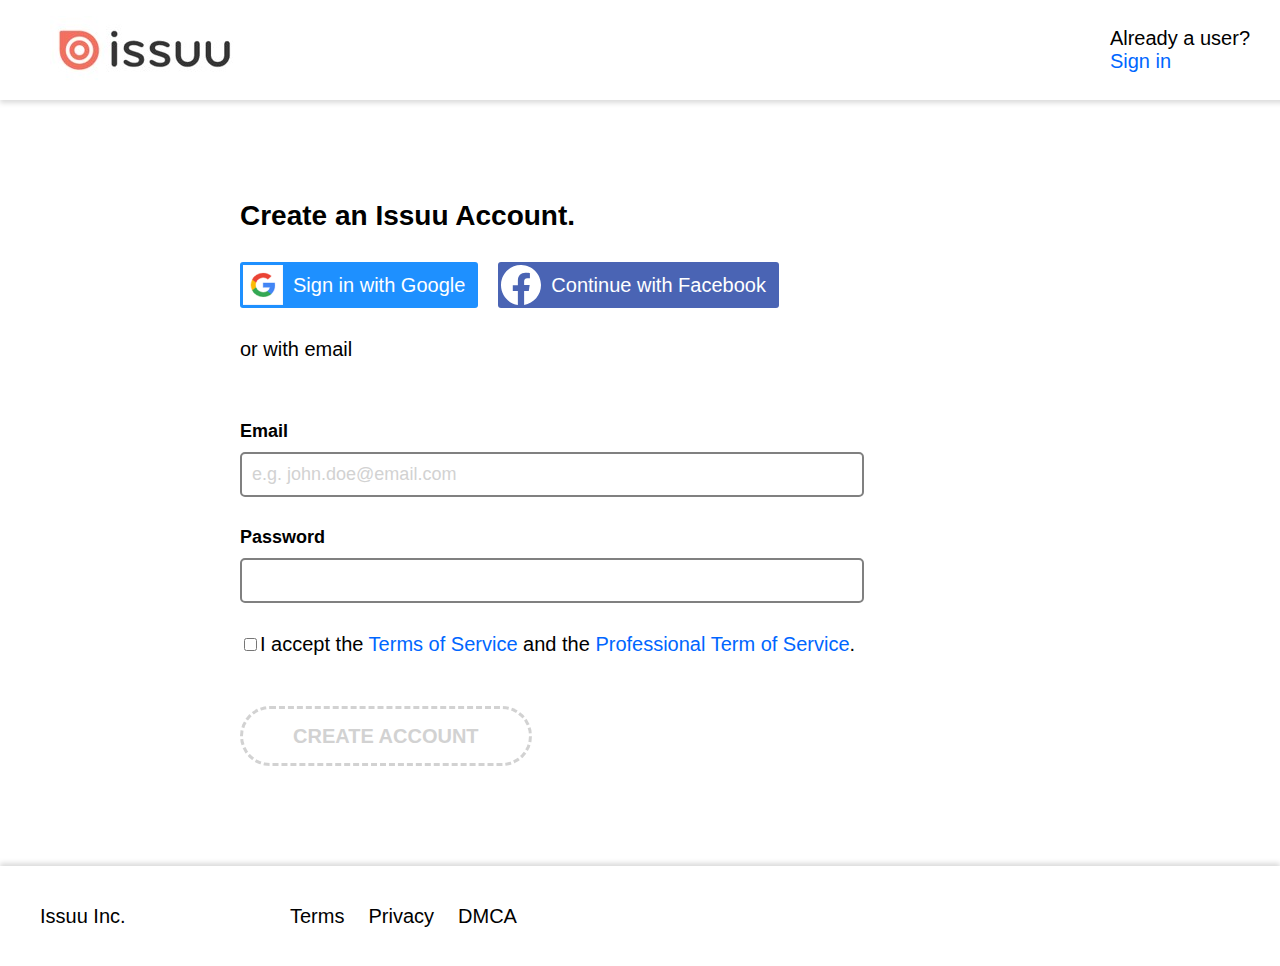
<file: S2/02.1.issuu-register-form/project/index.html>
<!DOCTYPE html>
<html lang="en">
    <head>
        <meta charset="UTF-8">
        <meta name="viewport" content="width=device-width, initial-scale=1.0">
        <link rel="stylesheet" href="./styles.css">
        <link rel="stylesheet" href="https://cdn.jsdelivr.net/npm/bootstrap-icons@1.11.1/font/bootstrap-icons.css">
        <title>Register page</title>
    </head>
    <body>
        <header class="header__container flex__row--center-center">
            <div class="header__contain flex__row--center-center flex__row--space-between">
                <div class="flex__column--center-center">
                    <img src="./img/logo_issuu.jpg" alt="logo de Issuu">
                </div>
                <div class="flex__column--center-left">
                    <p>Already a user?</p>
                    <a href="#">Sign in</a>
                </div>
            </div>
        </header>
        <main class="flex__column--center-center">
            <div class="main__contain main__container">
                <h1 class="heading__container">Create an Issuu Account.</h1>
                <div class="flex__row--center-left container-separation">
                    <div class="media-button__container media-button__color--google flex__row--center-left">
                        <a href="#">
                            <div class="flex__row--center-left">
                                <img class="media-button__img" src="./img/google.png" alt="logo Google">
                                <span><p class="media-button__text">Sign in with Google</p></span>
                            </div>
                        </a>
                    </div>
                    <div class="media-button__container media-button__color--facebook flex__row--center-left">
                        <a href="#">
                            <div class="flex__row--center-left">
                                <svg xmlns="http://www.w3.org/2000/svg" width="40" height="40" fill="white" class="bi bi-facebook" viewBox="0 0 16 16">
                                    <path d="M16 8.049c0-4.446-3.582-8.05-8-8.05C3.58 0-.002 3.603-.002 8.05c0 4.017 2.926 7.347 6.75 7.951v-5.625h-2.03V8.05H6.75V6.275c0-2.017 1.195-3.131 3.022-3.131.876 0 1.791.157 1.791.157v1.98h-1.009c-.993 0-1.303.621-1.303 1.258v1.51h2.218l-.354 2.326H9.25V16c3.824-.604 6.75-3.934 6.75-7.951z"/>
                                </svg>
                                <span><p class="media-button__text">Continue with Facebook</p></span>
                            </div>
                        </a>
                    </div>
                </div>
                <div class="container-separation">
                    <p>or with email</p>
                </div>
                <div>
                    <form action="" method="post">
                        <fieldset>
                            <legend>Register form</legend>
                            <div class="flex__column--center-left container-separation">
                                <label class="label-style" for="email">Email</label>
                                <input class="input-style" type="email" name="email" id="email" placeholder="e.g. john.doe@email.com">
                            </div>
                            <div class="flex__column--center-left container-separation">
                                <label class="label-style" for="pass">Password</label>
                                <input class="input-style" type="password" name="pass" id="pass">
                            </div>
                            <div class="flex__row--center-left container-separation">
                                <input type="checkbox" name="terms" id="terms">
                                <p>I accept the <a href="#">Terms of Service</a> and the <a href="#">Professional Term of Service</a>.</p>
                            </div>
                            <div class="inlineblock form-button-style__container footer__separation">
                                <button class="form-button-style">Create account</button>
                            </div>
                        </fieldset>
                    </form>
                </div>
            </div>
        </main>
        <footer class="footer__container flex__row--center-center">
            <div class="footer__contain grid_column--20-80">
                <div>
                    <a class="footer__anchor-style" href="#">Issuu Inc.</a>
                </div>
                <div>
                    <a class="footer__anchor-container footer__anchor-style" href="#">Terms</a>
                    <a class="footer__anchor-container footer__anchor-style" href="#">Privacy</a>
                    <a class="footer__anchor-container footer__anchor-style" href="#">DMCA</a>
                </div>
            </div>
        </footer>
    </body>
</html>
</file>
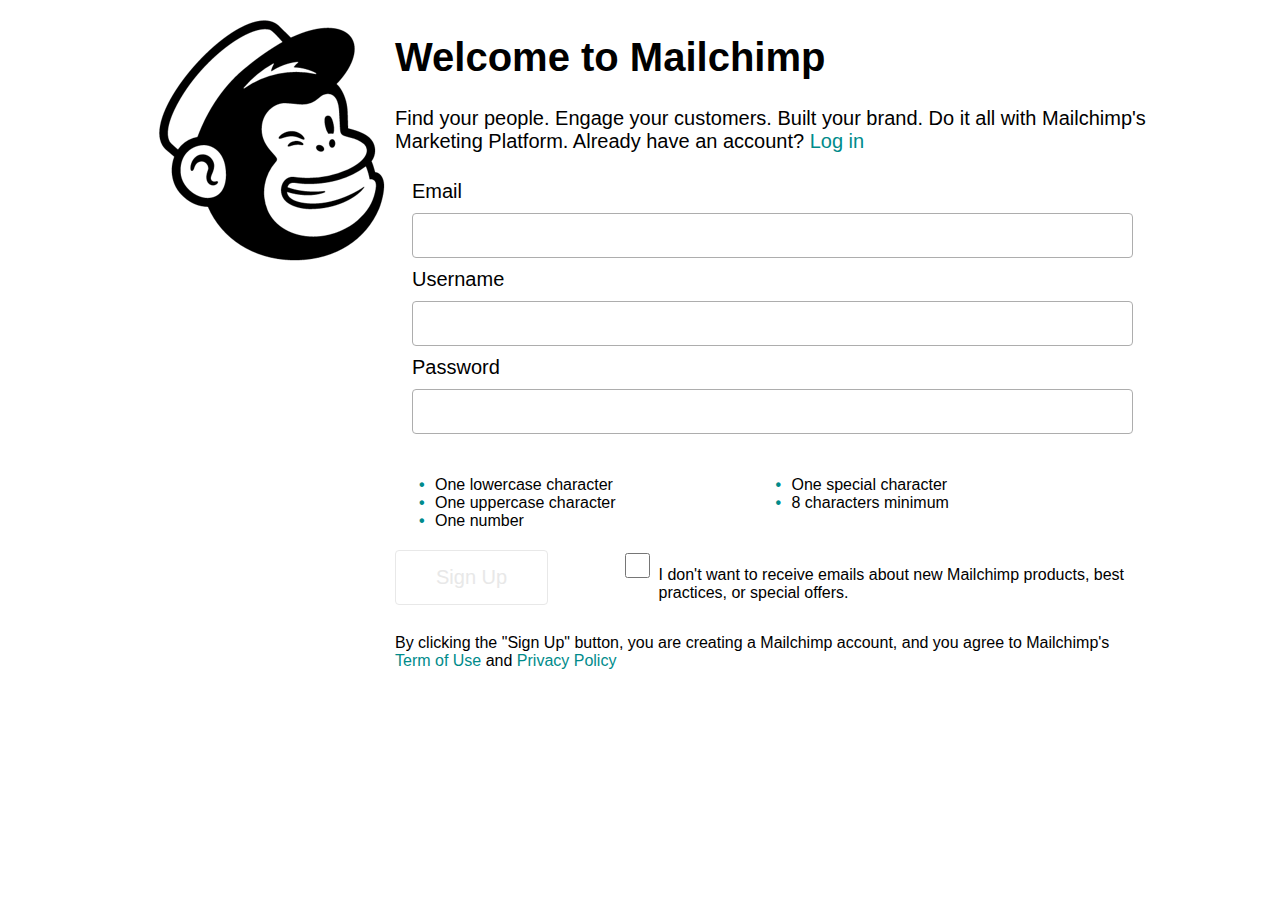
<file: S2/02.2.mailchimp-sign-up-form/project/index.html>
<!DOCTYPE html>
<html lang="en">
    <head>
        <meta charset="UTF-8">
        <meta name="viewport" content="width=device-width, initial-scale=1.0">
        <link rel="stylesheet" href="./style.css">
        <title>Document</title>
    </head>
    <body>
        <main>
            <div class="d-f__row-start-centre width-max">
                <div class="witdh-fit-content d-f__column-start-center">
                    <img class="img__max-width--250" src="./img/Logo_mailchimp.png" alt="">
                </div>
                <div class="witdh-100">
                    <h1>Welcome to Mailchimp</h1>
                    <p>Find your people. Engage your customers. Built your brand. Do it all with Mailchimp's Marketing Platform. Already have an account? <a href="#">Log in</a></p>
                    <div>
                        <form action="" method="post">
                            <fieldset class="form__fieldset">
                                <legend class="form__legend">Register form</legend>
                                <div class="d-f__column-center-start">
                                    <label for="email">Email</label>
                                    <input class="form__input-box" stype="email" name="email" id="email">
                                </div>
                                <div class="d-f__column-center-start">
                                    <label for="user">Username</label>
                                    <input class="form__input-box" type="text" name="user" id="user">
                                </div>
                                <div class="d-f__column-center-start">
                                    <label for="pass">Password</label>
                                    <input class="form__input-box" type="password" name="pass" id="pass">
                                </div>
                            </fieldset>
                            <div>
                                <ul class="d-g__50-50">
                                    <li class="description">One lowercase character</li>
                                    <li class="description">One special character</li>
                                    <li class="description">One uppercase character</li>
                                    <li class="description">8 characters minimum</li>
                                    <li class="description">One number</li>
                                </ul>
                            </div>
                            <div class="d-g__30-10-60">
                                <div class="form__button-container">
                                    <button class="form__button">Sign Up</button>
                                </div>
                                <div class="form__checkbox-container">
                                    <input class="form__check" type="checkbox" name="publish" id="publish">
                                </div>
                                <div>
                                    <p class="description">I don't want to receive emails about new Mailchimp products, best practices, or special offers.</p>
                                </div>
                            </div>
                        </form>
                    </div>
                    <div>
                        <p class="description">By clicking the "Sign Up" button, you are creating a Mailchimp account, and you agree to Mailchimp's <a href="#">Term of Use</a> and <a href="#">Privacy Policy</a></p>
                    </div>
                </div>
            </div>
        </main>
    </body>
</html>
</file>
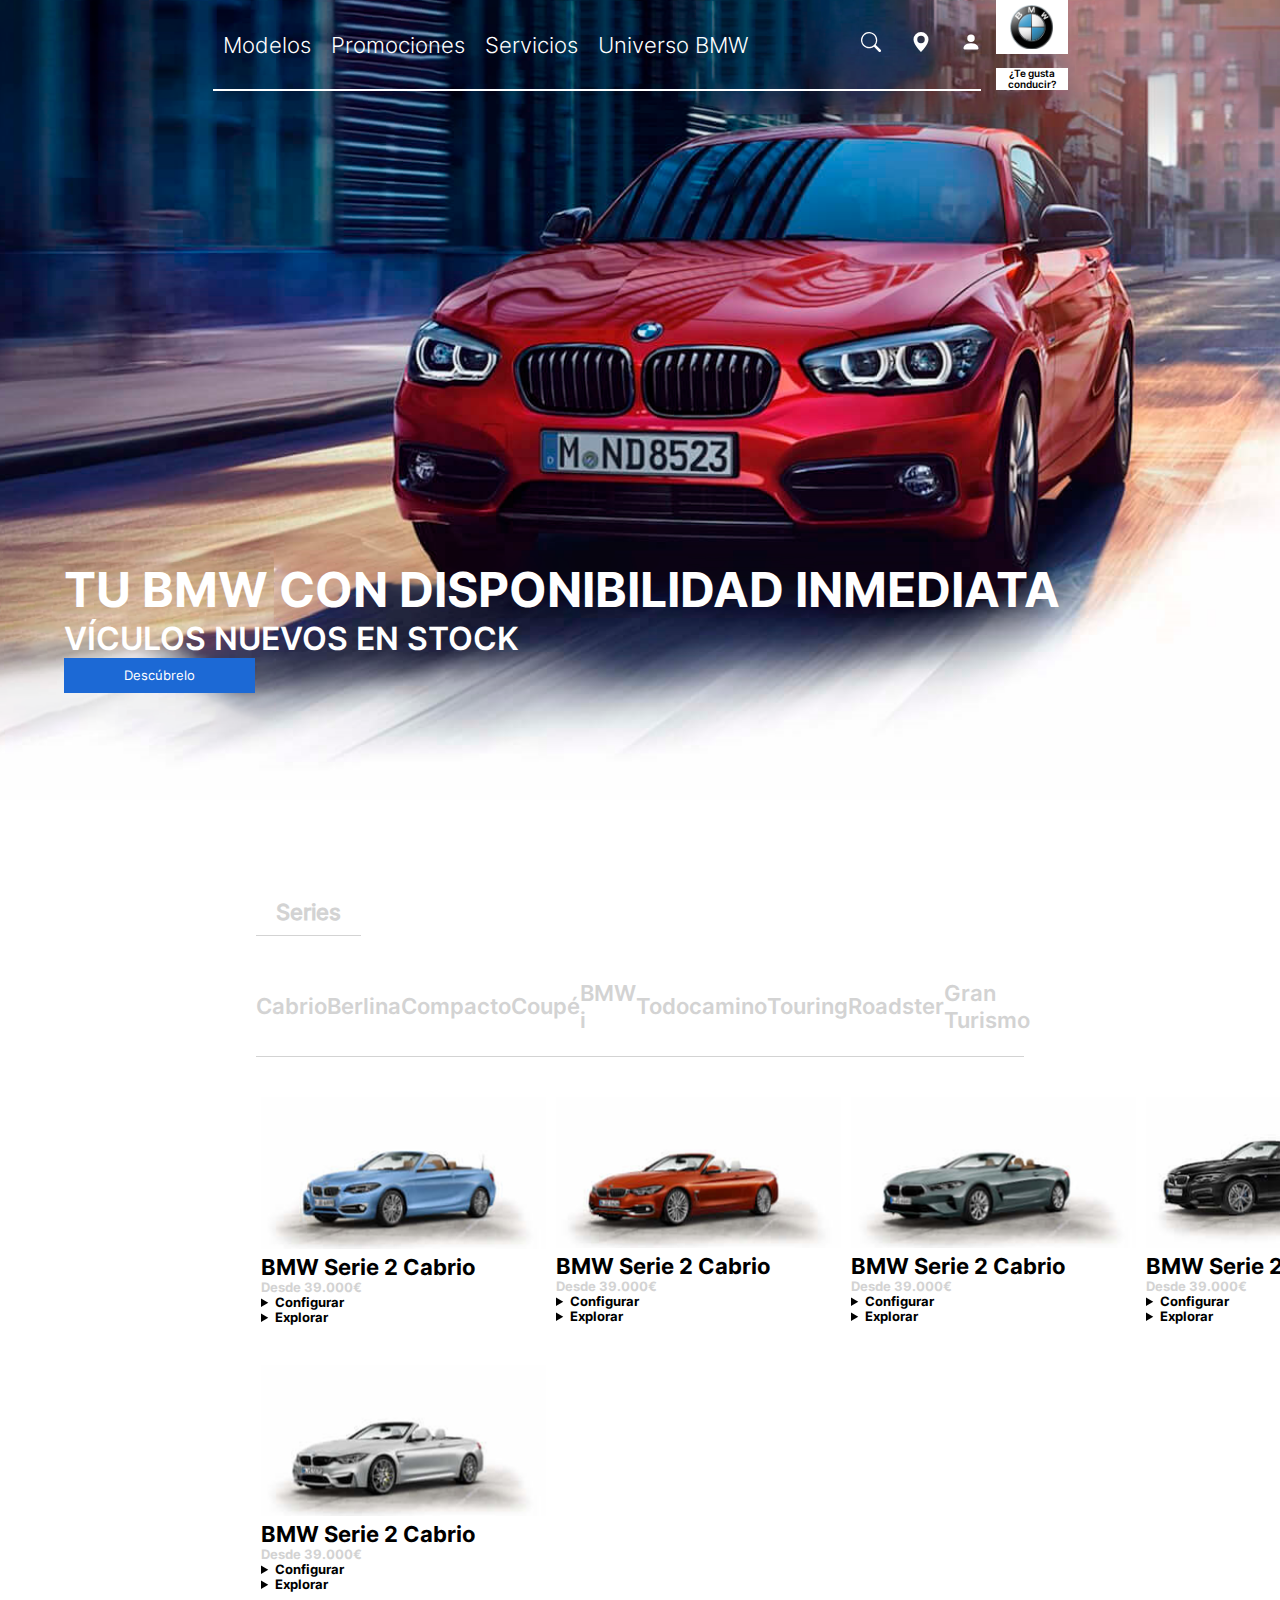
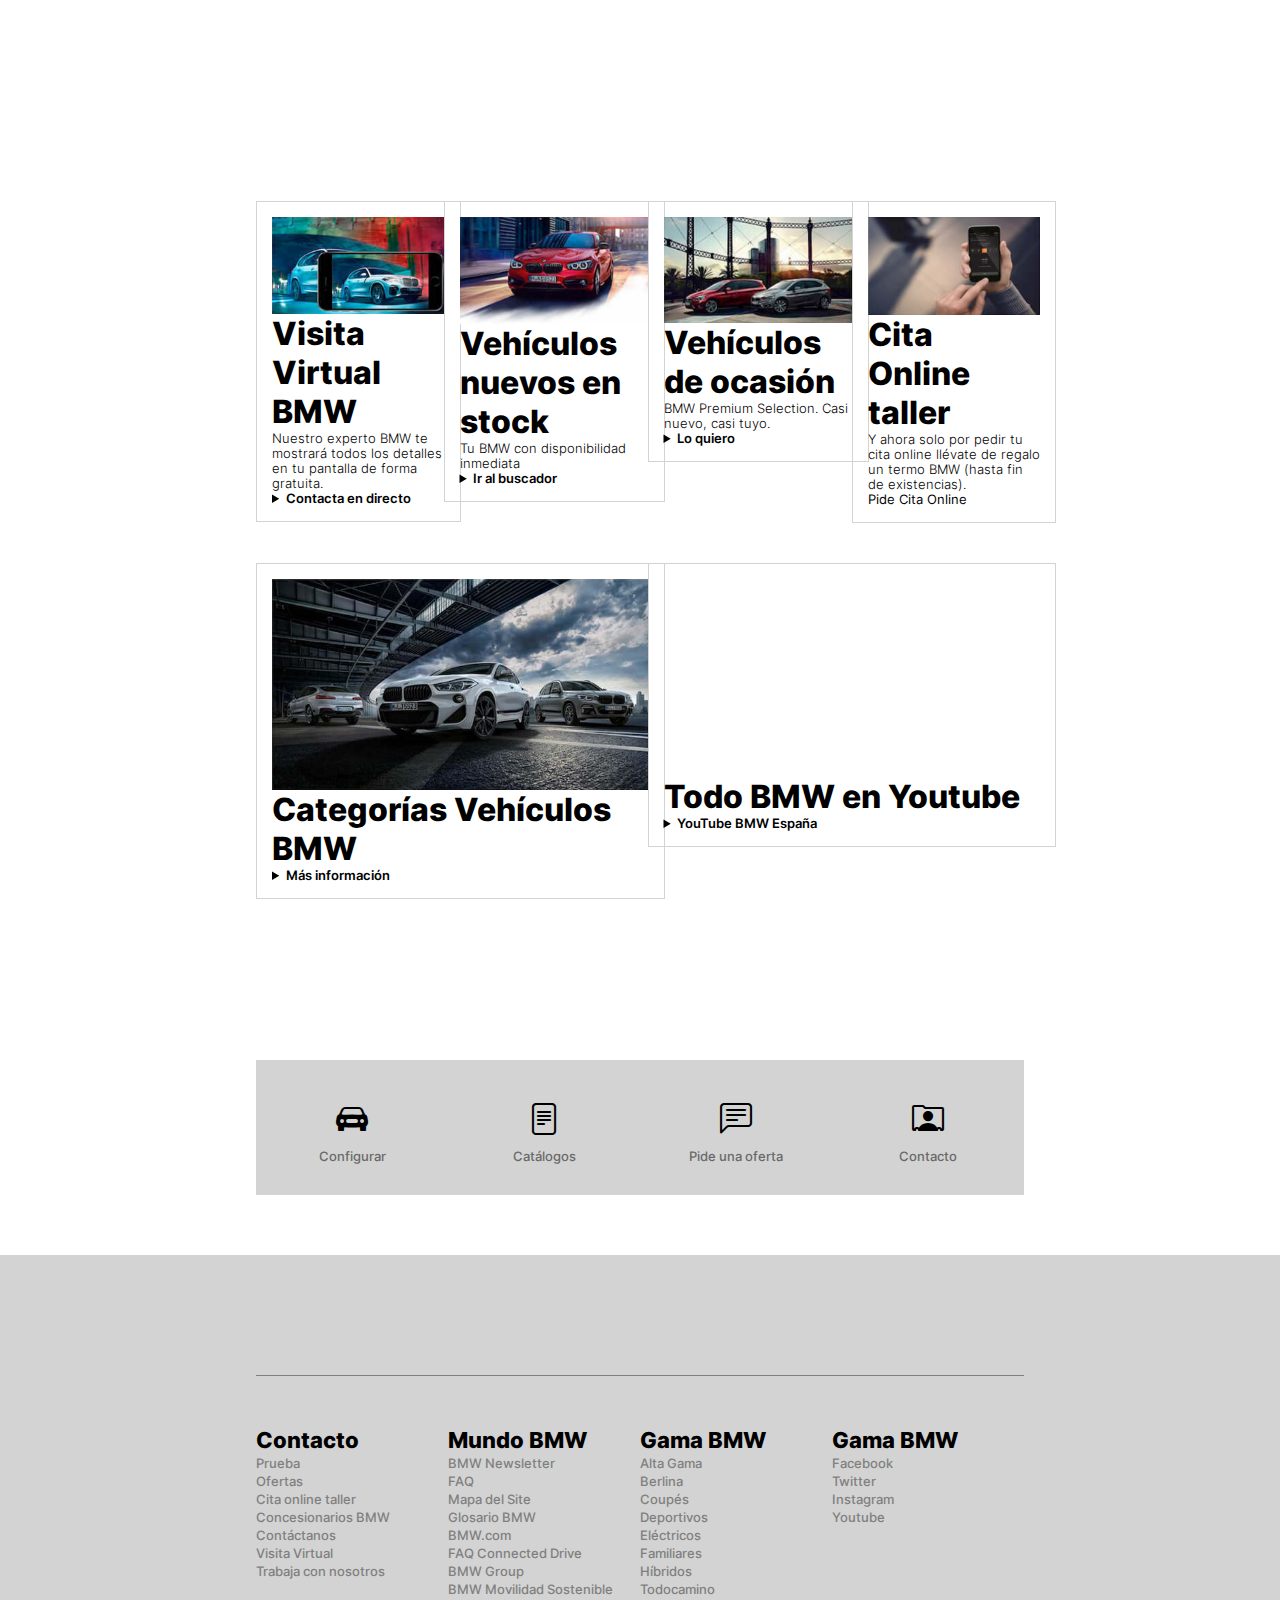
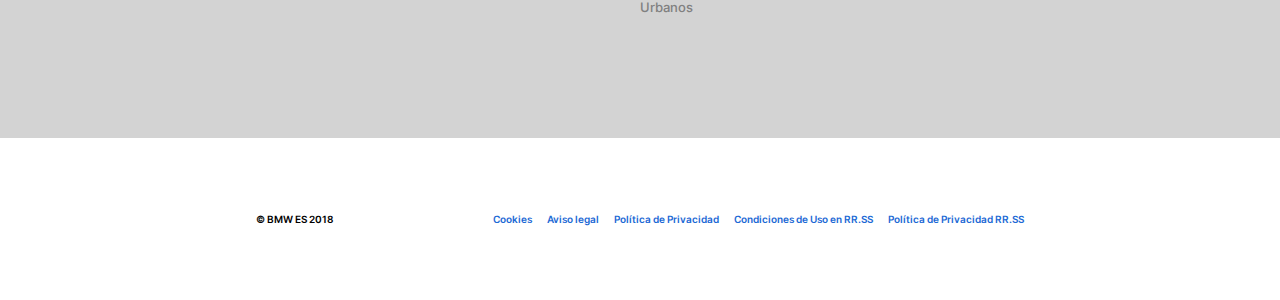
<file: S4/04.1.home-de-bmw/project/index.html>
<!DOCTYPE html>
<html lang="en">
<head>
    <meta charset="UTF-8">
    <meta name="viewport" content="width=device-width, initial-scale=1.0">
    <link rel="stylesheet" href="https://cdn.jsdelivr.net/npm/bootstrap-icons@1.11.1/font/bootstrap-icons.css">
    <link href="https://cdn.jsdelivr.net/npm/bootstrap@5.3.2/dist/css/bootstrap.min.css" rel="stylesheet" integrity="sha384-T3c6CoIi6uLrA9TneNEoa7RxnatzjcDSCmG1MXxSR1GAsXEV/Dwwykc2MPK8M2HN" crossorigin="anonymous">
    <link rel="stylesheet" href="./assets/css/style/style.css">
    <title>BMW</title>
</head>
<body>
    <header>
        <div class="nav">
            <nav class="nav__container">
                <nav class="nav__anchor-container">
                    <a class="nav__anchor" href="#">Modelos</a>
                    <a class="nav__anchor" href="#">Promociones</a>
                    <a class="nav__anchor" href="#">Servicios</a>
                    <a class="nav__anchor" href="#">Universo BMW</a>
                </nav>
                <div class="nav__icon-container">
                    <span>
                        <svg xmlns="http://www.w3.org/2000/svg" width="16" height="16" fill="currentColor" class="bi bi-search nav__svg" viewBox="0 0 16 16">
                            <path d="M11.742 10.344a6.5 6.5 0 1 0-1.397 1.398h-.001c.03.04.062.078.098.115l3.85 3.85a1 1 0 0 0 1.415-1.414l-3.85-3.85a1.007 1.007 0 0 0-.115-.1zM12 6.5a5.5 5.5 0 1 1-11 0 5.5 5.5 0 0 1 11 0z"/>
                        </svg>
                    </span>
                    <span>
                        <svg xmlns="http://www.w3.org/2000/svg" width="16" height="16" fill="currentColor" class="bi bi-geo-alt-fill nav__svg" viewBox="0 0 16 16">
                            <path d="M8 16s6-5.686 6-10A6 6 0 0 0 2 6c0 4.314 6 10 6 10zm0-7a3 3 0 1 1 0-6 3 3 0 0 1 0 6z"/>
                        </svg>
                    </span>
                    <span>
                        <svg xmlns="http://www.w3.org/2000/svg" width="16" height="16" fill="currentColor" class="bi bi-person-fill nav__svg" viewBox="0 0 16 16">
                            <path d="M3 14s-1 0-1-1 1-4 6-4 6 3 6 4-1 1-1 1H3Zm5-6a3 3 0 1 0 0-6 3 3 0 0 0 0 6Z"/>
                        </svg>
                    </span>
                </div>
            </nav>
            <div class="nav__brand">
                <div class="nav__logo-container">
                    <img class="nav__logo" src="./assets/img/logo.png" alt="">
                </div>
                <div class="nav__slogan-container">
                    <p class="nav__slogan">¿Te gusta conducir?</p>
                </div>
            </div>
        </div>
    </header>
    <main>
        <section class="hero">
            <div class="hero__box">
                <h1 class="hero__title">Tu BMW con disponibilidad inmediata</h1>
                <h2 class="hero__subtitle">Vículos nuevos en stock</h2>
                <a class="hero__button" href="#">Descúbrelo</a>
            </div>
        </section>
        <section class="products">
            <div class="products__container">
                <div class="products__header-container">
                    <h3 class="products__header">Series</h3>
                </div>
                <nav class="products__nav">
                    <span class="products__item-container"><a class="products__item" href="#">Cabrio</a></span>
                    <span class="products__item-container"><a class="products__item" href="#">Berlina</a></span>
                    <span class="products__item-container"><a class="products__item" href="#">Compacto</a></span>
                    <span class="products__item-container"><a class="products__item" href="#">Coupé</a></span>
                    <span class="products__item-container"><a class="products__item" href="#">BMW i</a></span>
                    <span class="products__item-container"><a class="products__item" href="#">Todocamino</a></span>
                    <span class="products__item-container"><a class="products__item" href="#">Touring</a></span>
                    <span class="products__item-container"><a class="products__item" href="#">Roadster</a></span>
                    <span class="products__item-container"><a class="products__item" href="#">Gran Turismo</a></span>
                </nav>
                <div class="products__cards-container">
                    <article class="card">
                        <div class="card-header"><img class="card-header__img" src="./assets/img/car1.png" alt=""></div>
                        <div class="card-body">
                            <a class="card-body__model" href="#">BMW Serie 2 Cabrio</a>
                            <p class="card-body__price">Desde 39.000€</p>
                        </div>
                        <div class="card-footer">
                            <details>
                                <summary class="card-footer__summary">Configurar</summary>
                                <p class="card-footer__body">Lorem ipsum dolor sit amet consectetur, adipisicing elit. Facilis tempora itaque fugit repudiandae! Officiis iure fugiat delectus nulla necessitatibus itaque sapiente numquam repellendus repellat quia accusantium, laborum explicabo expedita eligendi!</p>
                            </details>
                            <details>
                                <summary class="card-footer__summary">Explorar</summary>
                                <p class="card-footer__body">Lorem ipsum dolor sit amet, consectetur adipisicing elit. Molestias officiis earum commodi distinctio ullam ad nisi error, alias repudiandae placeat accusamus. Ea cumque dignissimos, maxime pariatur voluptatibus esse incidunt amet?</p>
                            </details>
                        </div>
                    </article>
                    <article class="card">
                        <div class="card-header"><img class="card-header__img" src="./assets/img/car2.png" alt=""></div>
                        <div class="card-body">
                            <a class="card-body__model" href="#">BMW Serie 2 Cabrio</a>
                            <p class="card-body__price">Desde 39.000€</p>
                        </div>
                        <div class="card-footer">
                            <details>
                                <summary class="card-footer__summary">Configurar</summary>
                                <p class="card-footer__body">Lorem ipsum dolor sit amet consectetur, adipisicing elit. Facilis tempora itaque fugit repudiandae! Officiis iure fugiat delectus nulla necessitatibus itaque sapiente numquam repellendus repellat quia accusantium, laborum explicabo expedita eligendi!</p>
                            </details>
                            <details>
                                <summary class="card-footer__summary">Explorar</summary>
                                <p class="card-footer__body">Lorem ipsum dolor sit amet, consectetur adipisicing elit. Molestias officiis earum commodi distinctio ullam ad nisi error, alias repudiandae placeat accusamus. Ea cumque dignissimos, maxime pariatur voluptatibus esse incidunt amet?</p>
                            </details>
                        </div>
                    </article>
                    <article class="card">
                        <div class="card-header"><img class="card-header__img" src="./assets/img/car3.png" alt=""></div>
                        <div class="card-body">
                            <a class="card-body__model" href="#">BMW Serie 2 Cabrio</a>
                            <p class="card-body__price">Desde 39.000€ </p>
                        </div>
                        <div class="card-footer">
                            <details>
                                <summary class="card-footer__summary">Configurar</summary>
                                <p class="card-footer__body">Lorem ipsum dolor sit amet consectetur, adipisicing elit. Facilis tempora itaque fugit repudiandae! Officiis iure fugiat delectus nulla necessitatibus itaque sapiente numquam repellendus repellat quia accusantium, laborum explicabo expedita eligendi!</p>
                            </details>
                            <details>
                                <summary class="card-footer__summary">Explorar</summary>
                                <p class="card-footer__body">Lorem ipsum dolor sit amet, consectetur adipisicing elit. Molestias officiis earum commodi distinctio ullam ad nisi error, alias repudiandae placeat accusamus. Ea cumque dignissimos, maxime pariatur voluptatibus esse incidunt amet?</p>
                            </details>
                        </div>
                    </article>
                    <article class="card">
                        <div class="card-header"><img class="card-header__img" src="./assets/img/car4.png" alt=""></div>
                        <div class="card-body">
                            <a class="card-body__model" href="#">BMW Serie 2 Cabrio</a>
                            <p class="card-body__price">Desde 39.000€ </p>
                        </div>
                        <div class="card-footer">
                            <details>
                                <summary class="card-footer__summary">Configurar</summary>
                                <p class="card-footer__body">Lorem ipsum dolor sit amet consectetur, adipisicing elit. Facilis tempora itaque fugit repudiandae! Officiis iure fugiat delectus nulla necessitatibus itaque sapiente numquam repellendus repellat quia accusantium, laborum explicabo expedita eligendi!</p>
                            </details>
                            <details>
                                <summary class="card-footer__summary">Explorar</summary>
                                <p class="card-footer__body">Lorem ipsum dolor sit amet, consectetur adipisicing elit. Molestias officiis earum commodi distinctio ullam ad nisi error, alias repudiandae placeat accusamus. Ea cumque dignissimos, maxime pariatur voluptatibus esse incidunt amet?</p>
                            </details>
                        </div>
                    </article>
                    <article class="card">
                        <div class="card-header"><img class="card-header__img" src="./assets/img/car5.png" alt=""></div>
                        <div class="card-body">
                            <a class="card-body__model" href="#">BMW Serie 2 Cabrio</a>
                            <p class="card-body__price">Desde 39.000€ </p>
                        </div>
                        <div class="card-footer">
                            <details>
                                <summary class="card-footer__summary">Configurar</summary>
                                <p class="card-footer__body">Lorem ipsum dolor sit amet consectetur, adipisicing elit. Facilis tempora itaque fugit repudiandae! Officiis iure fugiat delectus nulla necessitatibus itaque sapiente numquam repellendus repellat quia accusantium, laborum explicabo expedita eligendi!</p>
                            </details>
                            <details>
                                <summary class="card-footer__summary">Explorar</summary>
                                <p class="card-footer__body">Lorem ipsum dolor sit amet, consectetur adipisicing elit. Molestias officiis earum commodi distinctio ullam ad nisi error, alias repudiandae placeat accusamus. Ea cumque dignissimos, maxime pariatur voluptatibus esse incidunt amet?</p>
                            </details>
                        </div>
                    </article>
                </div>
            </div>
        </section>
        <section class="news">
            <div class="news__container">
                <div class="news__first-carrusel">
                    <article class="news-item">
                        <img class="news-item__img" src="./assets/img/article1.png" alt="Móvil haciendo foto a BMW">
                        <h3 class="news-item__header">Visita Virtual BMW</h3>
                        <p class="news-item__body">Nuestro experto BMW te mostrará todos los detalles en tu pantalla de forma gratuita.</p>
                        <details class="news-item__details">
                            <summary class="news-item__summary">Contacta en directo</summary>
                            <p class="news-item__body">Lorem ipsum dolor sit amet consectetur adipisicing elit. Quasi, ullam distinctio omnis numquam similique delectus magnam harum! At, non nihil facere eveniet ad incidunt placeat, tenetur aperiam architecto id odio.</p>
                        </details>
                    </article>
                    <article class="news-item">
                        <img class="news-item__img" src="./assets/img/article2.png" alt="Móvil haciendo foto a BMW">
                        <h3 class="news-item__header">Vehículos nuevos en stock</h3>
                        <p class="news-item__body">Tu BMW con disponibilidad inmediata</p>
                        <details class="news-item__details">
                            <summary class="news-item__summary">Ir al buscador</summary>
                            <p class="news-item__body">Lorem ipsum dolor sit amet consectetur, adipisicing elit. Facilis tempora itaque fugit repudiandae! Officiis iure fugiat delectus nulla necessitatibus itaque sapiente numquam repellendus repellat quia accusantium, laborum explicabo expedita eligendi!</p>
                        </details>
                    </article>
                    <article class="news-item">
                        <img class="news-item__img" src="./assets/img/article3.png" alt="Móvil haciendo foto a BMW">
                        <h3 class="news-item__header">Vehículos de ocasión</h3>
                        <p class="news-item__body">BMW Premium Selection. Casi nuevo, casi tuyo.</p>
                        <details class="news-item__details">
                            <summary class="news-item__summary">Lo quiero</summary>
                            <p class="news-item__body">Lorem ipsum dolor sit amet consectetur adipisicing elit. Doloribus maiores molestiae odio quasi. At ad explicabo facere aspernatur animi, ut accusantium. Modi repudiandae aliquam molestiae, a distinctio temporibus cupiditate saepe!</p>
                        </details>
                    </article>
                    <article class="news-item">
                        <img class="news-item__img" src="./assets/img/article4.png" alt="Móvil haciendo foto a BMW">
                        <h3 class="news-item__header">Cita Online taller</h3>
                        <p class="news-item__body">Y ahora solo por pedir tu cita online llévate de regalo un termo BMW (hasta fin de existencias).</p>
                        <a class="news-item__anchor" href="#">Pide Cita Online</a>
                    </article>
                </div>
                <div class="news__second-carrusel">
                    <article class="news-item">
                        <img class="news-item__img" src="./assets/img/article5.png" alt="Móvil haciendo foto a BMW">
                        <h3 class="news-item__header">Categorías Vehículos BMW</h3>
                        <details class="news-item__details">
                            <summary class="news-item__summary">Más información</summary>
                            <p class="news-item__body">Lorem ipsum dolor sit amet consectetur adipisicing elit. Quasi, ullam distinctio omnis numquam similique delectus magnam harum! At, non nihil facere eveniet ad incidunt placeat, tenetur aperiam architecto id odio.</p>
                        </details>
                    </article>
                    <article class="news-item">
                        <div class="news-item__video-container">
                            <iframe class="news-item__video" src="https://www.youtube.com/embed/5z9gSzNP0hc?si=lGGBVY0bht_WqeZL" title="YouTube video player" frameborder="0" allow="accelerometer; autoplay; clipboard-write; encrypted-media; gyroscope; picture-in-picture; web-share" allowfullscreen></iframe>
                        </div>
                        <h3 class="news-item__header">Todo BMW en Youtube</h3>
                        <details class="news-item__details">
                            <summary class="news-item__summary">YouTube BMW España</summary>
                            <p class="news-item__body">Lorem ipsum dolor sit amet consectetur, adipisicing elit. Facilis tempora itaque fugit repudiandae! Officiis iure fugiat delectus nulla necessitatibus itaque sapiente numquam repellendus repellat quia accusantium, laborum explicabo expedita eligendi!</p>
                        </details>
                    </article>
                </div>
            </div>
        </section>
    </main>
    <footer>
        <div class="footer-layout">
            <section class="fast-access">
                <nav class="fast-access__container">
                    <ul class="fast-access__list">
                        <li class="fast-access__list-item">
                            <i class="bi bi-car-front-fill fast-access__icon-item"></i>
                            <a class="fast-access__anchor-item" href="#">Configurar</a>
                        </li>
                        <li class="fast-access__list-item">
                            <i class="bi bi-file-text fast-access__icon-item"></i>
                            <a class="fast-access__anchor-item" href="#">Catálogos</a>
                        </li>
                        <li class="fast-access__list-item">
                            <i class="bi bi-chat-left-text fast-access__icon-item"></i>
                            <a class="fast-access__anchor-item" href="#">Pide una oferta</a>
                        </li>
                        <li class="fast-access__list-item">
                            <i class="bi bi-person-rolodex fast-access__icon-item"></i>
                            <a class="fast-access__anchor-item" href="#">Contacto</a>
                        </li>
                    </ul>
                </nav>
            </section>
            <section class="foot-map">
                <div class="foot-map__container">
                    <div class="foot-map__list-container">
                        <p class="foot-map__title">Contacto</p>
                        <nav class="foot-map__body">
                            <ul class="foot-map__list">
                                <li class="foot-map__list-item"><a class="foot-map__anchor-item" href="#">Prueba</a></li>
                                <li class="foot-map__list-item"><a class="foot-map__anchor-item" href="#">Ofertas</a></li>
                                <li class="foot-map__list-item"><a class="foot-map__anchor-item" href="#">Cita online taller</a></li>
                                <li class="foot-map__list-item"><a class="foot-map__anchor-item" href="#">Concesionarios BMW</a></li>
                                <li class="foot-map__list-item"><a class="foot-map__anchor-item" href="#">Contáctanos</a></li>
                                <li class="foot-map__list-item"><a class="foot-map__anchor-item" href="#">Visita Virtual</a></li>
                                <li class="foot-map__list-item"><a class="foot-map__anchor-item" href="#">Trabaja con nosotros</a></li>
                            </ul>
                        </nav>
                    </div>
                    <div class="foot-map__list-container">
                        <p class="foot-map__title">Mundo BMW</p>
                        <nav class="foot-map__body">
                            <ul class="foot-map__list">
                                <li class="foot-map__list-item"><a class="foot-map__anchor-item" href="#">BMW Newsletter</a></li>
                                <li class="foot-map__list-item"><a class="foot-map__anchor-item" href="#">FAQ</a></li>
                                <li class="foot-map__list-item"><a class="foot-map__anchor-item" href="#">Mapa del Site</a></li>
                                <li class="foot-map__list-item"><a class="foot-map__anchor-item" href="#">Glosario BMW</a></li>
                                <li class="foot-map__list-item"><a class="foot-map__anchor-item" href="#">BMW.com</a></li>
                                <li class="foot-map__list-item"><a class="foot-map__anchor-item" href="#">FAQ Connected Drive</a></li>
                                <li class="foot-map__list-item"><a class="foot-map__anchor-item" href="#">BMW Group</a></li>
                                <li class="foot-map__list-item"><a class="foot-map__anchor-item" href="#">BMW Movilidad Sostenible</a></li>
                            </ul>
                        </nav>
                    </div>
                    <div class="foot-map__list-container">
                        <p class="foot-map__title">Gama BMW</p>
                        <nav class="foot-map__body">
                            <ul class="foot-map__list">
                                <li class="foot-map__list-item"><a class="foot-map__anchor-item" href="#">Alta Gama</a></li>
                                <li class="foot-map__list-item"><a class="foot-map__anchor-item" href="#">Berlina</a></li>
                                <li class="foot-map__list-item"><a class="foot-map__anchor-item" href="#">Coupés</a></li>
                                <li class="foot-map__list-item"><a class="foot-map__anchor-item" href="#">Deportivos</a></li>
                                <li class="foot-map__list-item"><a class="foot-map__anchor-item" href="#">Eléctricos</a></li>
                                <li class="foot-map__list-item"><a class="foot-map__anchor-item" href="#">Familiares</a></li>
                                <li class="foot-map__list-item"><a class="foot-map__anchor-item" href="#">Híbridos</a></li>
                                <li class="foot-map__list-item"><a class="foot-map__anchor-item" href="#">Todocamino</a></li>
                                <li class="foot-map__list-item"><a class="foot-map__anchor-item" href="#">Urbanos</a></li>
                            </ul>
                        </nav>
                    </div>
                    <div class="foot-map__list-container">
                        <p class="foot-map__title">Gama BMW</p>
                        <nav class="foot-map__body">
                            <ul class="foot-map__list">
                                <li class="foot-map__list-item"><a class="foot-map__anchor-item" href="#">Facebook</a></li>
                                <li class="foot-map__list-item"><a class="foot-map__anchor-item" href="#">Twitter</a></li>
                                <li class="foot-map__list-item"><a class="foot-map__anchor-item" href="#">Instagram</a></li>
                                <li class="foot-map__list-item"><a class="foot-map__anchor-item" href="#">Youtube</a></li>
                            </ul>
                        </nav>
                    </div>
                </div>
            </section>
            <section class="privacy">
                <div class="privacy__container">
                    <p class="privacy__copy-right">© BMW ES 2018</p>
                </div>
                <nav class="privacy__container">
                    <a class="privacy__anchor-item" href="#">Cookies</a>
                    <a class="privacy__anchor-item" href="#">Aviso legal</a>
                    <a class="privacy__anchor-item" href="#">Política de Privacidad</a>
                    <a class="privacy__anchor-item" href="#">Condiciones de Uso en RR.SS</a>
                    <a class="privacy__anchor-item" href="#">Política de Privacidad RR.SS</a>
                </nav>
            </section>
        </div>
    </footer>
</body>
</html>
</file>
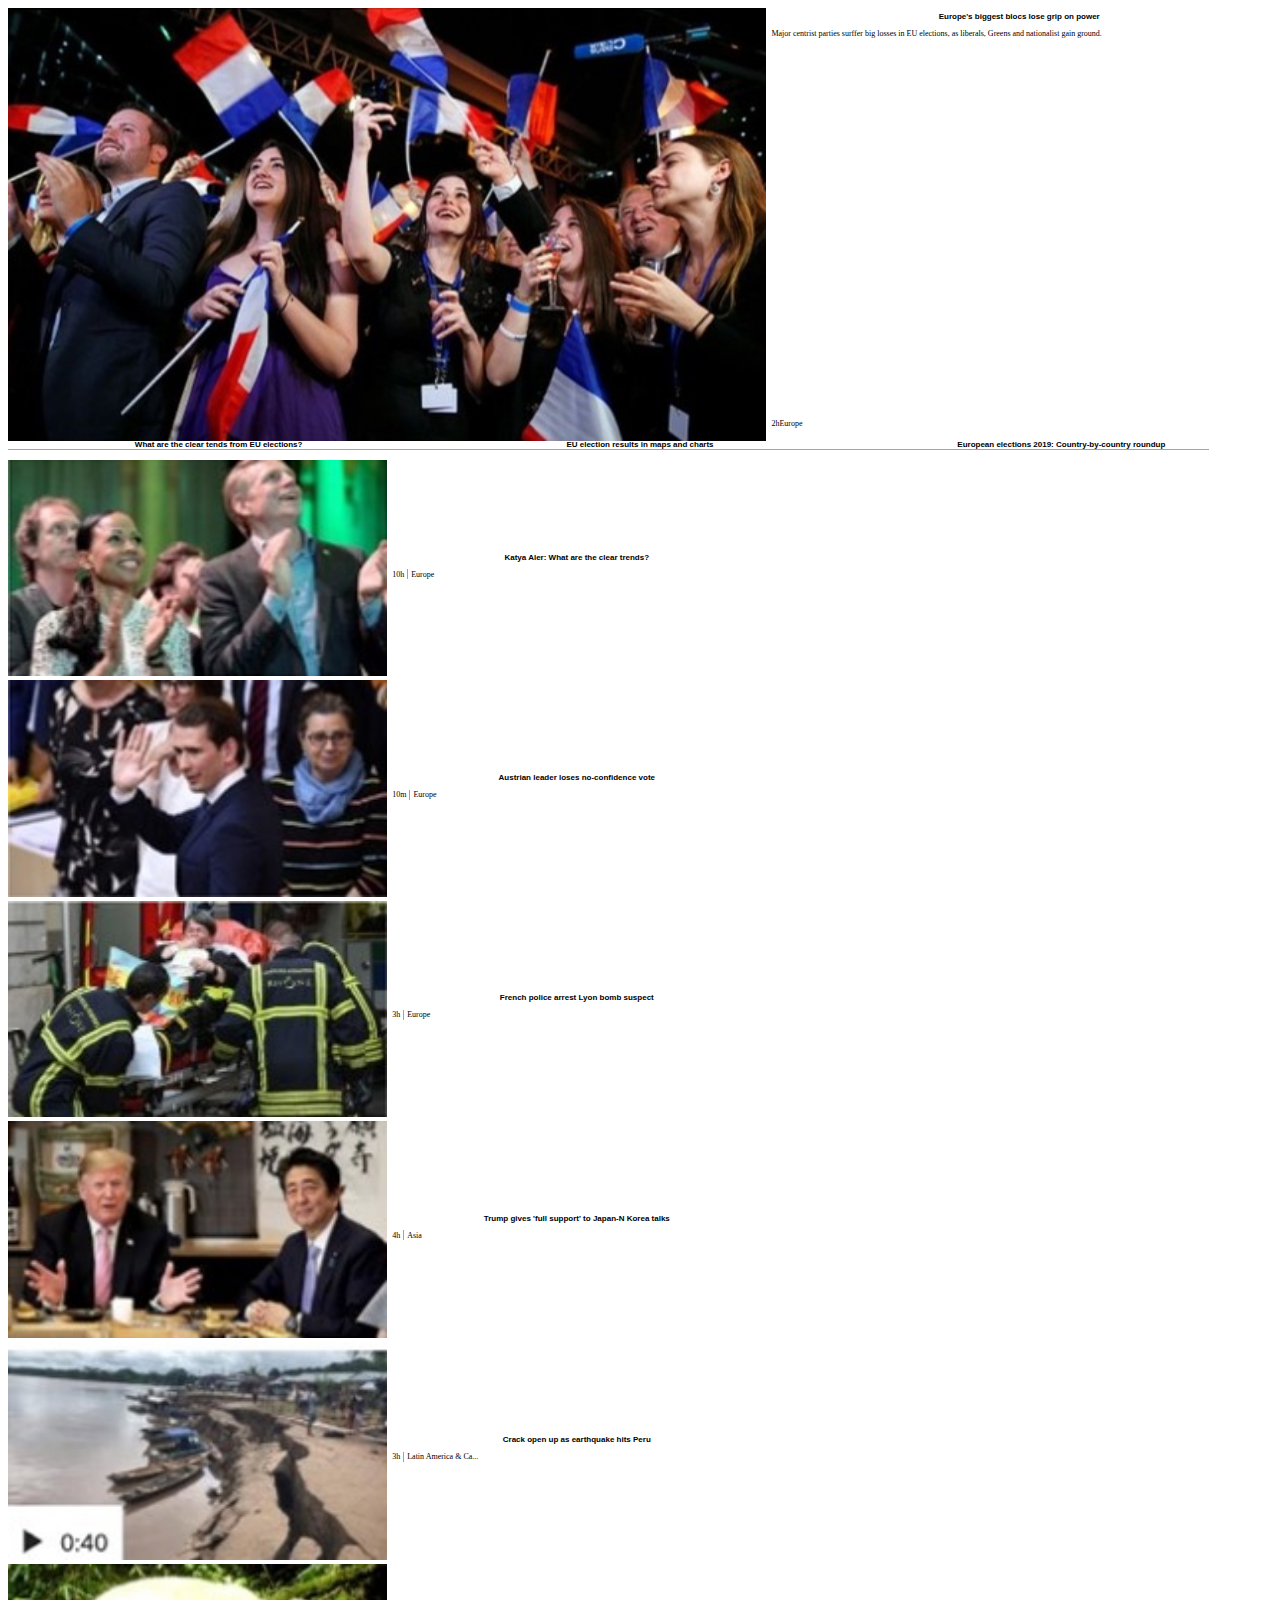
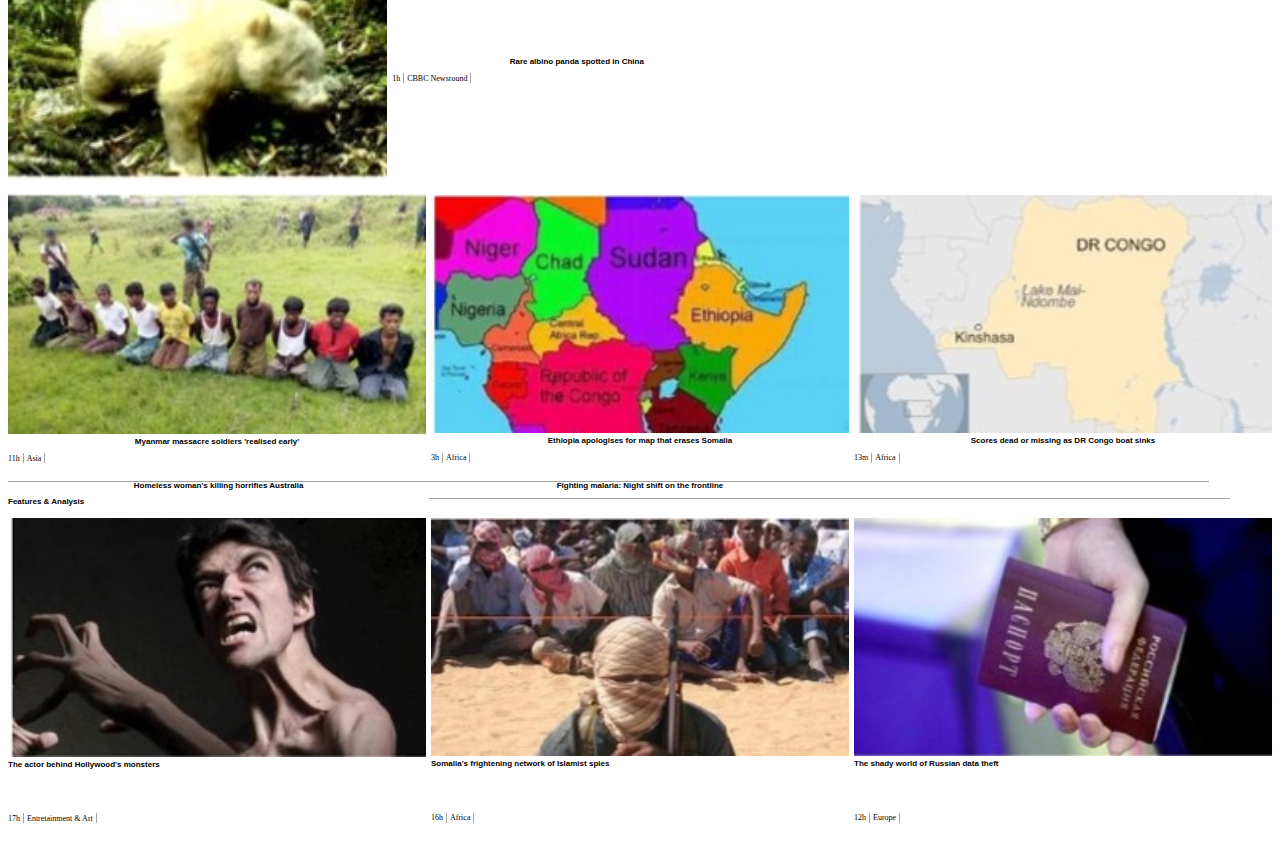
<file: S5/05.1.responsive-con-flexbox-noticias/project/index.html>
<!DOCTYPE html>
<html lang="en">
    <head>
        <meta charset="UTF-8">
        <meta name="viewport" content="width=device-width, initial-scale=1.0">
        <link rel="stylesheet" href="style.css">
        <title>Document</title>
    </head>
    <body>
        <main>
            <section class="main-new__container">
                <div class="main-new__img-container">
                    <img class="img-new" src="./img/Imagen1.jpg" alt="">
                </div>
                <div class="main-new__details-container">
                    <div>
                        <div class="display-flex__row-c-c">
                            <a href="#" class="main">Europe's biggest blocs lose grip on power</a>
                        </div>
                        <p>Major centrist parties surffer big losses in EU elections, as liberals, Greens and nationalist gain ground.</p>
                    </div>
                    <div class="main-new__tipics-container">
                        <span class="fa-regular fa-clock" style="color: #9c9c9c;"></span>
                        <span>
                            <p>2h</p>
                        </span>
                        <span></span>
                        <span>
                            <p>Europe</p>
                        </span>
                    </div>
                </div>
            </section>
            <div class="subtittle__container">
                <div class="display-flex__row-c-c">
                    <a href="#">What are the clear tends from EU elections?</a>
                </div>
                <div class="display-flex__row-c-c">
                    <a href="#">EU election results in maps and charts</a>
                </div>
                <div class="display-flex__row-c-c">
                    <a href="#">European elections 2019: Country-by-country roundup</a>
                </div>
            </div>
            <div class="display-flex-row-c-c">
                <div class="horizontal-section-divisor"></div>
            </div>
            <section class="body-news__container">
                <article class="body-news__article-container">
                    <div>
                        <img class="img-new" src="./img/Imagen2.jpg" alt="">
                    </div>
                    <div class="body-news__details">
                        <div class="display-flex__row-c-c">
                            <a href="#">Katya Aler: What are the clear trends?</a>
                        </div>
                        <div class="body-news__topics-container">
                            <span></span>
                            <span>
                                <p>10h</p>
                            </span>
                            <span class="vertical-topic-divisor"></span>
                            <span>
                                <p>Europe</p>
                            </span>
                        </div>
                    </div>
                </article>
                <article class="body-news__article-container">
                    <div>
                        <img class="img-new" src="./img/Imagen3.jpg" alt="">
                    </div>
                    <div class="body-news__details">
                        <div class="display-flex__row-c-c">
                            <a href="#">Austrian leader loses no-confidence vote</a>
                        </div>
                        <div class="body-news__topics-container">
                            <span></span>
                            <span>
                                <p>10m</p>
                            </span>
                            <span class="vertical-topic-divisor"></span>
                            <span>
                                <p>Europe</p>
                            </span>
                        </div>
                    </div>
                </article>
                <article class="body-news__article-container">
                    <div>
                        <img class="img-new" src="./img/Imagen4.jpg" alt="">
                    </div>
                    <div class="body-news__details">
                        <div class="display-flex__row-c-c">
                            <a href="#">French police arrest Lyon bomb suspect</a>
                        </div>
                        <div class="body-news__topics-container">
                            <span></span>
                            <span>
                                <p>3h</p>
                            </span>
                            <span class="vertical-topic-divisor"></span>
                            <span>
                                <p>Europe</p>
                            </span>
                        </div>
                    </div>
                </article>
                <article class="body-news__article-container">
                    <div>
                        <img class="img-new" src="./img/Imagen5.jpg" alt="">
                    </div>
                    <div class="body-news__details">
                        <div class="display-flex__row-c-c">
                            <a href="#">Trump gives 'full support' to Japan-N Korea talks</a>
                        </div>
                        <div class="body-news__topics-container">
                            <span></span>
                            <span>
                                <p>4h</p>
                            </span>
                            <span class="vertical-topic-divisor"></span>
                            <span>
                                <p>Asia</p>
                            </span>
                        </div>
                    </div>
                </article>
                <article class="body-news__article-container">
                    <div>
                        <img class="img-new" src="./img/Imagen6.jpg" alt="">
                    </div>
                    <div class="body-news__details">
                        <div class="display-flex__row-c-c">
                            <a href="#">Crack open up as earthquake hits Peru</a>
                        </div>
                        <div class="body-news__topics-container">
                            <span></span>
                            <span>
                                <p>3h</p>
                            </span>
                            <span class="vertical-topic-divisor"></span>
                            <span>
                                <p>Latin America & Ca...</p>
                            </span>
                        </div>
                    </div>
                </article>
                <article class="body-news__article-container">
                    <div>
                        <img class="img-new" src="./img/Imagen7.jpg" alt="">
                    </div>
                    <div class="body-news__details">
                        <div class="display-flex__row-c-c">
                            <a href="#">Rare albino panda spotted in China</a>
                        </div>
                        <div class="body-news__topics-container">
                            <span></span>
                            <span>
                                <p>1h</p>
                            </span>
                            <span class="vertical-topic-divisor"></span>
                            <span>
                                <p>CBBC Newsround</p>
                            </span>
                            <span class="vertical-topic-divisor"></span>
                            <span></span>
                        </div>
                    </div>
                </article>
            </section>
            <section class="body-news-horizontal__container">
                <article>
                    <div>
                        <img class="img-new" src="./img/Imagen8.jpg" alt="">
                    </div>
                    <div>
                        <div class="display-flex__row-c-c">
                            <a href="#">Myanmar massacre soldiers 'realised early'</a>
                        </div>
                        <div class="body-news__topics-container">
                            <span></span>
                            <span>
                                <p>11h</p>
                            </span>
                            <span class="vertical-topic-divisor"></span>
                            <span>
                                <p>Asia</p>
                            </span>
                            <span class="vertical-topic-divisor"></span>
                            <span></span>
                        </div>
                    </div>
                </article>
                <article>
                    <div>
                        <img class="img-new" src="./img/Imagen9.jpg" alt="">
                    </div>
                    <div>
                        <div class="display-flex__row-c-c">
                            <a href="#">Ethiopia apologises for map that erases Somalia</a>
                        </div>
                        <div class="body-news__topics-container">
                            <span></span>
                            <span>
                                <p>3h</p>
                            </span>
                            <span class="vertical-topic-divisor"></span>
                            <span>
                                <p>Africa</p>
                            </span>
                            <span class="vertical-topic-divisor"></span>
                            <span></span>
                        </div>
                    </div>
                </article>
                <article>
                    <div>
                        <img class="img-new" src="./img/Imagen10.jpg" alt="">
                    </div>
                    <div>
                        <div class="display-flex__row-c-c">
                            <a href="#">Scores dead or missing as DR Congo boat sinks</a>
                        </div>
                        <div class="body-news__topics-container">
                            <span></span>
                            <span>
                                <p>13m</p>
                            </span>
                            <span class="vertical-topic-divisor"></span>
                            <span>
                                <p>Africa</p>
                            </span>
                            <span class="vertical-topic-divisor"></span>
                            <span></span>
                        </div>
                    </div>
                </article>
            </section>
            <div class="display-flex-row-c-c">
                <div class="horizontal-section-divisor"></div>
            </div>
            <div class="subtittle__container">
                <div class="display-flex__row-c-c">
                    <a class="secundary-anchor" href="#">Homeless woman's killing horrifies Australia</a>
                </div>
                <div class="display-flex__row-c-c">
                    <a href="#">Fighting malaria: Night shift on the frontline</a>
                </div>
            </div>
            <div class="tittle">
                <div><a href="#">Features & Analysis</a></div>
                <div class="horizontal-section-divisor"></div>
            </div>
            <section class="body-news-horizontal__container">
                <article>
                    <div>
                        <img class="img-new" src="./img/Imagen11.jpg" alt="">
                    </div>
                    <div class="display-flex__column-c-s">
                        <div class="display-flex__row-c-c">
                            <a href="#">The actor behind Hollywood's monsters</a>
                        </div>
                        <div class="body-news__topics-container">
                            <span></span>
                            <span>
                                <p>17h</p>
                            </span>
                            <span class="vertical-topic-divisor"></span>
                            <span>
                                <p>Entretainment & Art</p>
                            </span>
                            <span class="vertical-topic-divisor"></span>
                            <span></span>
                        </div>
                    </div>
                </article>
                <article>
                    <div>
                        <img class="img-new" src="./img/Imagen12.jpg" alt="">
                    </div>
                    <div class="display-flex__column-c-s">
                        <div class="display-flex__row-c-c">
                            <a href="#">Somalia's frightening network of Islamist spies</a>
                        </div>
                        <div class="body-news__topics-container">
                            <span></span>
                            <span>
                                <p>16h</p>
                            </span>
                            <span class="vertical-topic-divisor"></span>
                            <span>
                                <p>Africa</p>
                            </span>
                            <span class="vertical-topic-divisor"></span>
                            <span></span>
                        </div>
                    </div>
                </article>
                <article>
                    <div>
                        <img class="img-new" src="./img/Imagen13.jpg" alt="">
                    </div>
                    <div class="display-flex__column-c-s">
                        <div class="display-flex__row-c-c">
                            <a href="#">The shady world of Russian data theft</a>
                        </div>
                        <div class="body-news__topics-container">
                            <span></span>
                            <span>
                                <p>12h</p>
                            </span>
                            <span class="vertical-topic-divisor"></span>
                            <span>
                                <p>Europe</p>
                            </span>
                            <span class="vertical-topic-divisor"></span>
                            <span></span>
                        </div>
                    </div>
                </article>
            </section>
        </main>
    </body>
</html>
</file>
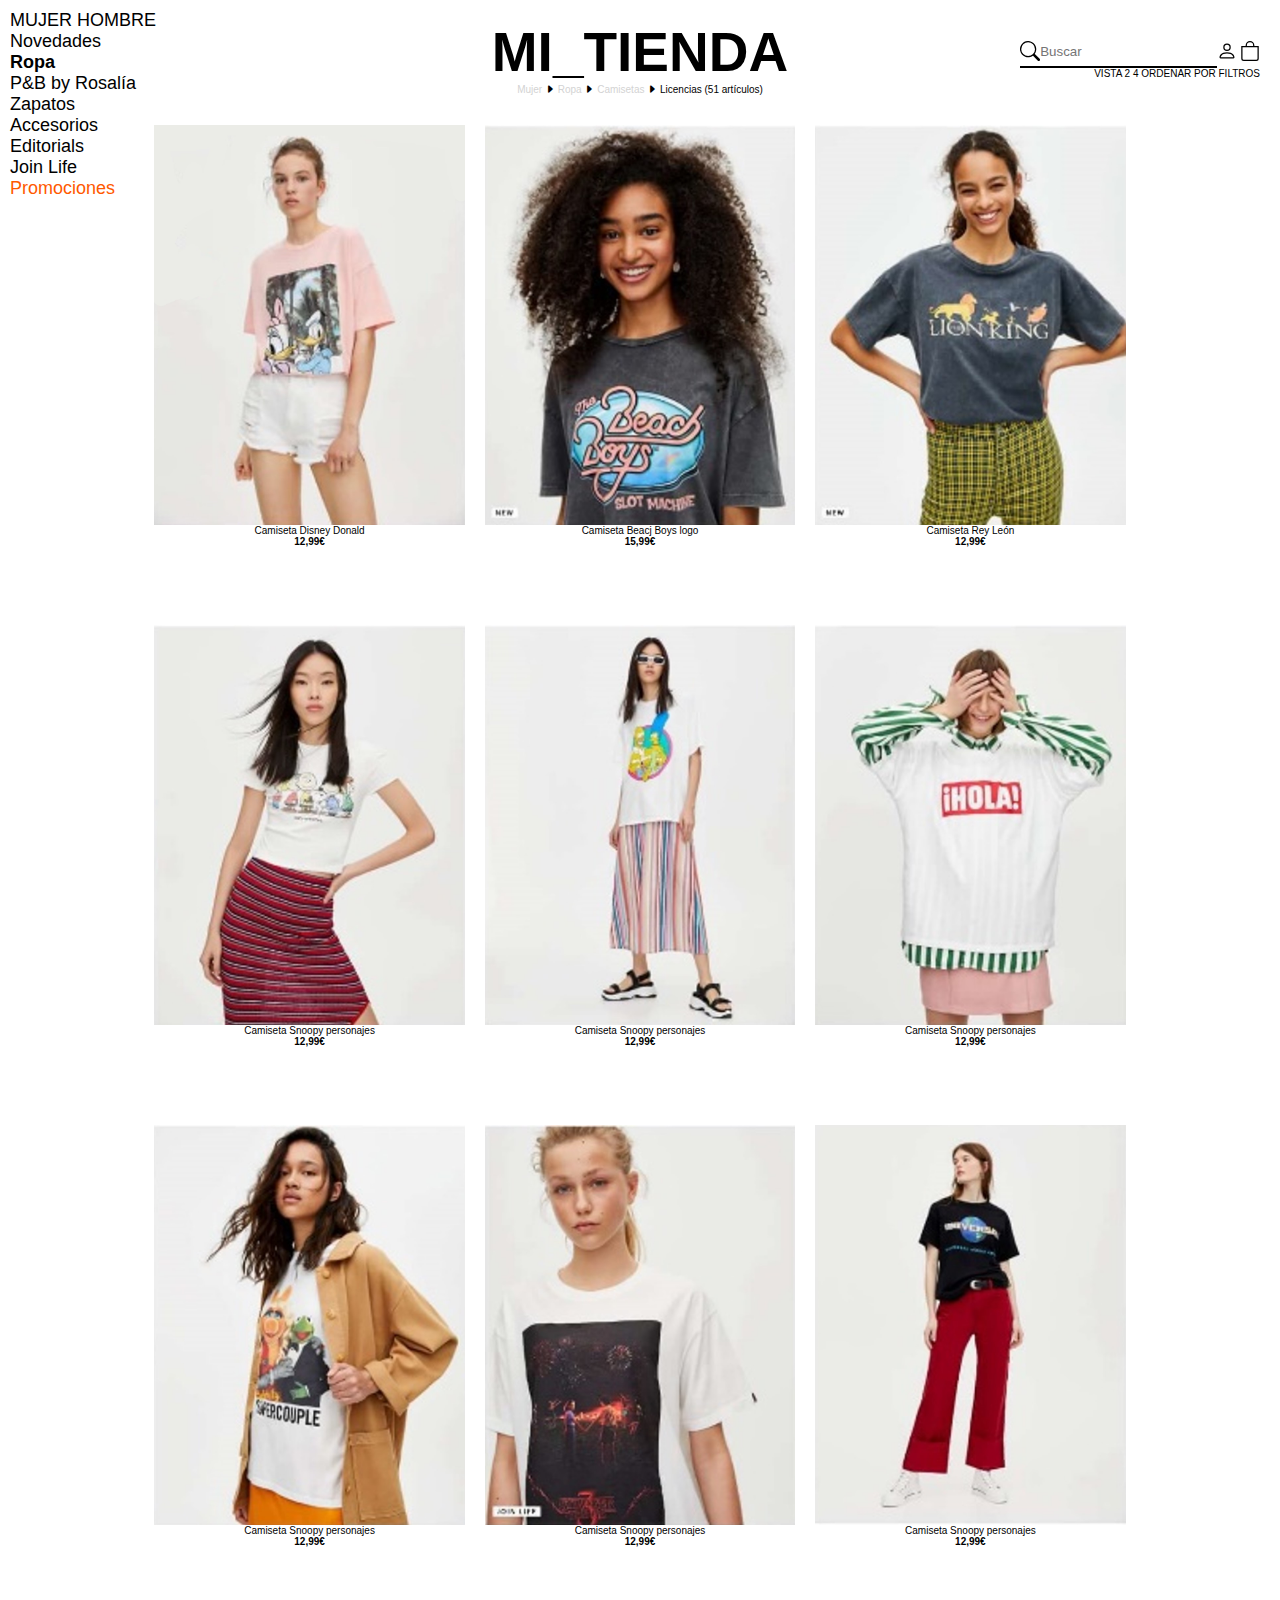
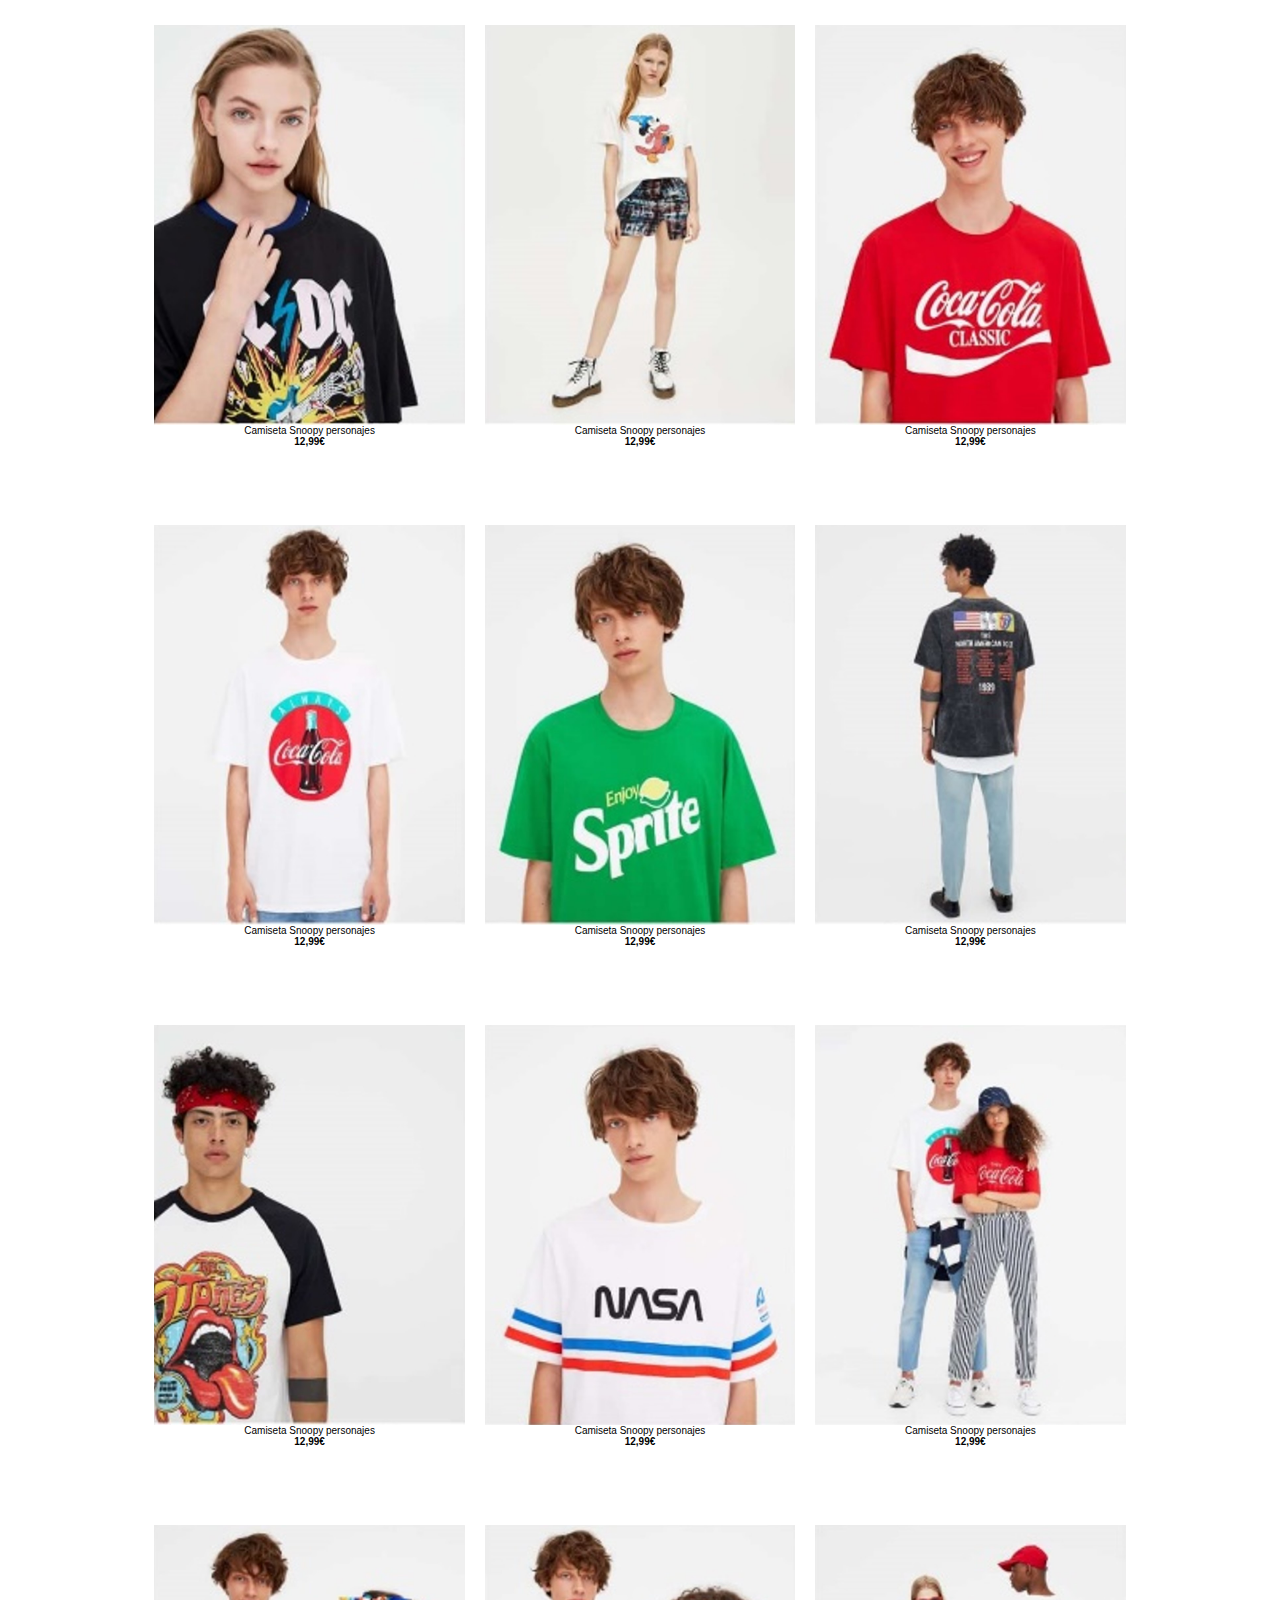
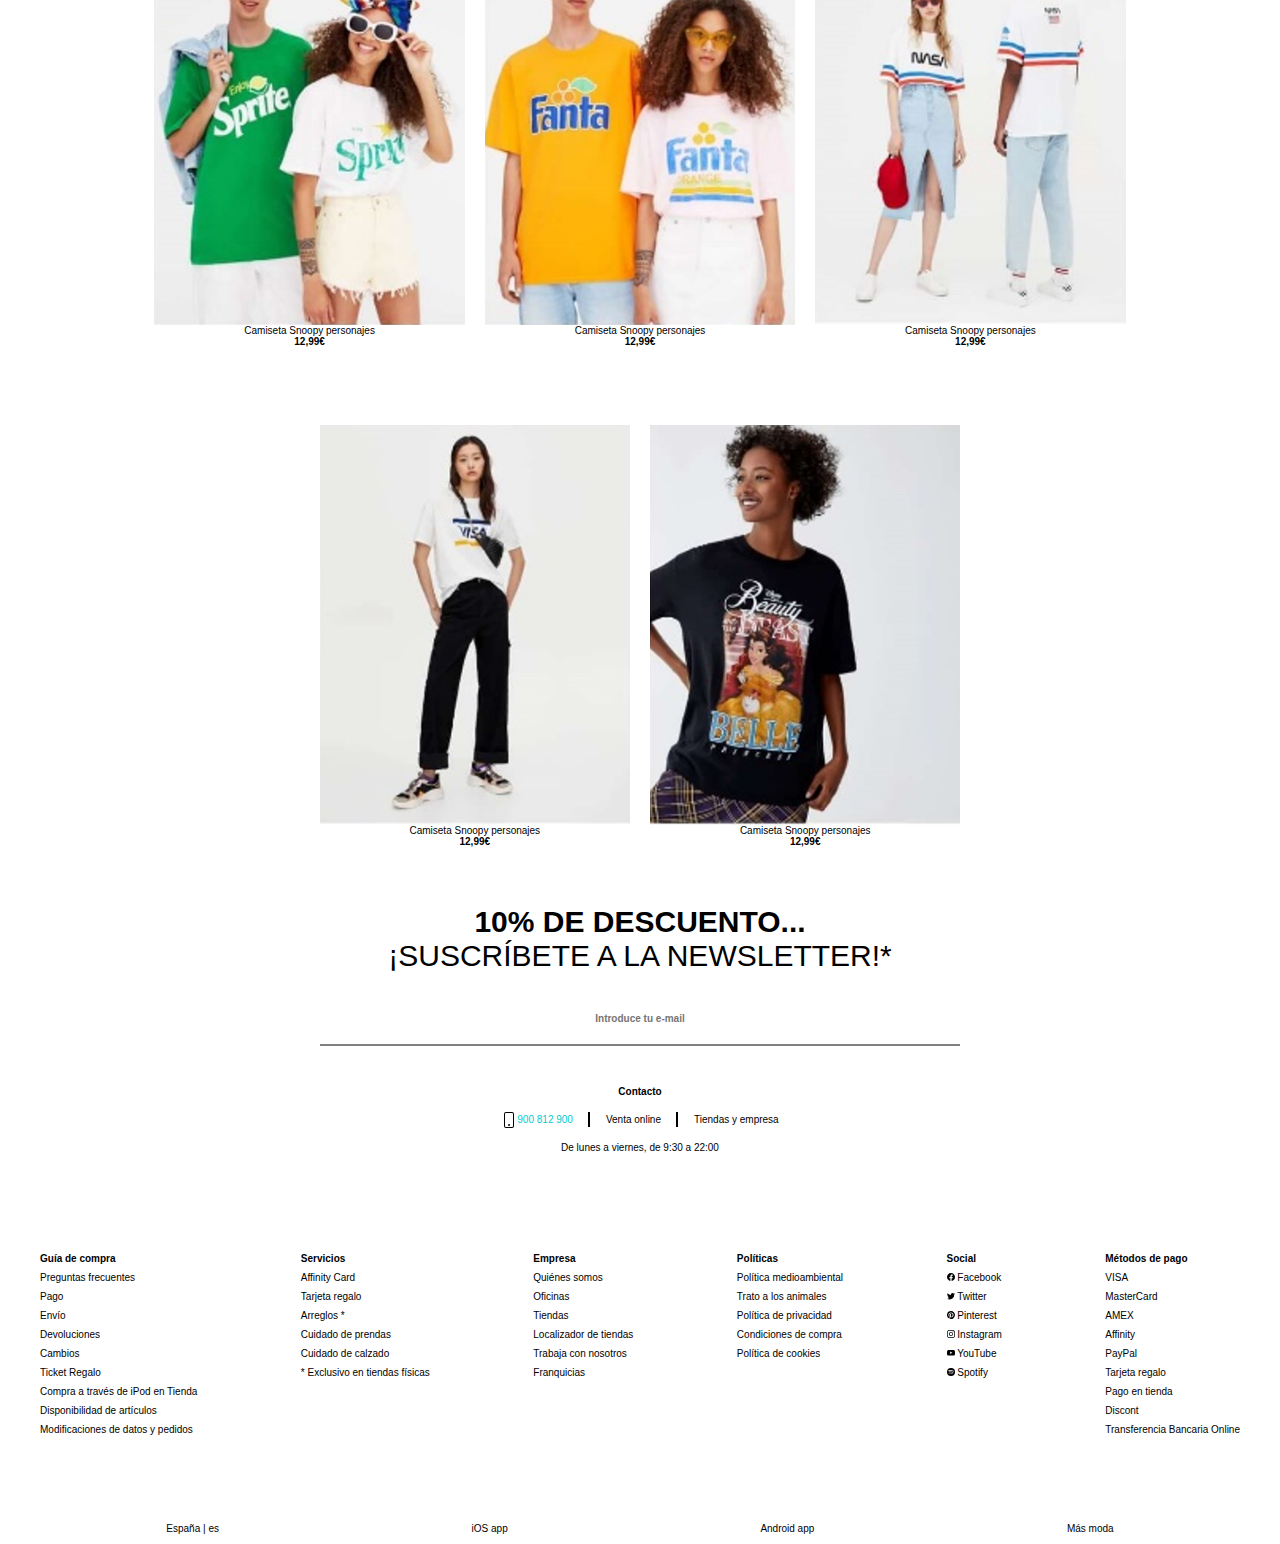
<file: S3/03.1.mi-tienda-flex/project/intex.html>
<!DOCTYPE html>
<html lang="en">
<head>
    <meta charset="UTF-8">
    <meta name="viewport" content="width=device-width, initial-scale=1.0">
    <link rel="stylesheet" href="https://cdn.jsdelivr.net/npm/bootstrap-icons@1.11.1/font/bootstrap-icons.css">
    <link rel="stylesheet" href="./assets/css/style/style.css">
    <title>Mi Tienda</title>
</head>
<body class="flex__column--center-center">
    <div class="page__container">
        <aside>
            <div>
                <div class="nav__container font__size--normal font__weight--500">
                    <nav>
                        <div class="font__uppercase">
                            <span><a href="#">Mujer</a></span>
                            <span class=""></span>                            <span><a href="#">Hombre</a></span>
                        </div>
                        <div class="flex__column--center-left nav__second-anchor">
                            <a href="#">Novedades</a>
                            <a class="font__weight--700" href="#">Ropa</a>
                            <a href="#">P&B by Rosalía</a>
                            <a href="#">Zapatos</a>
                            <a href="#">Accesorios</a>
                            <a href="#">Editorials</a>
                            <a href="#">Join Life</a>
                            <a class="font__color--secundary" href="#">Promociones</a>
                        </div>
                    </nav>
                </div>
            </div>
        </aside>
        <header class="flex__row--center-center">
            <div class="grid_column--25-50-25 page__container">
                <div></div>
                <div class="flex__column--center-center">
                    <div><h1 class="font__size--extra-big font__uppercase">Mi_Tienda</h1></div>
                    <div>
                        <span class="nav__breadcrumbs--grey">Mujer</span>
                        <span class="bi bi-caret-right-fill"></span>
                        <span class="nav__breadcrumbs--grey">Ropa</span>
                        <span class="bi bi-caret-right-fill"></span>
                        <span class="nav__breadcrumbs--grey">Camisetas</span>
                        <span class="bi bi-caret-right-fill"></span>
                        <span>Licencias (51 artículos)</span>
                    </div>
                </div>
                <div class="flex__column--center-right">
                    <div class="flex__row--center-right">
                        <div class="flex__row--center-right nav__search-bar--container">
                            <svg xmlns="http://www.w3.org/2000/svg" width="20" height="20" fill="currentColor" class="bi bi-search" viewBox="0 0 16 16">
                                <path d="M11.742 10.344a6.5 6.5 0 1 0-1.397 1.398h-.001c.03.04.062.078.098.115l3.85 3.85a1 1 0 0 0 1.415-1.414l-3.85-3.85a1.007 1.007 0 0 0-.115-.1zM12 6.5a5.5 5.5 0 1 1-11 0 5.5 5.5 0 0 1 11 0z"/>
                            </svg>
                            <input class="nav__search-bar" type="text" placeholder="Buscar">
                        </div>
                        <div>
                            <svg xmlns="http://www.w3.org/2000/svg" width="20" height="20" fill="currentColor" class="bi bi-person" viewBox="0 0 16 16">
                                <path d="M8 8a3 3 0 1 0 0-6 3 3 0 0 0 0 6Zm2-3a2 2 0 1 1-4 0 2 2 0 0 1 4 0Zm4 8c0 1-1 1-1 1H3s-1 0-1-1 1-4 6-4 6 3 6 4Zm-1-.004c-.001-.246-.154-.986-.832-1.664C11.516 10.68 10.289 10 8 10c-2.29 0-3.516.68-4.168 1.332-.678.678-.83 1.418-.832 1.664h10Z"/>
                            </svg>
                            <svg xmlns="http://www.w3.org/2000/svg" width="20px" height="20px" fill="currentColor" class="bi bi-bag" viewBox="0 0 16 16">
                                <path d="M8 1a2.5 2.5 0 0 1 2.5 2.5V4h-5v-.5A2.5 2.5 0 0 1 8 1zm3.5 3v-.5a3.5 3.5 0 1 0-7 0V4H1v10a2 2 0 0 0 2 2h10a2 2 0 0 0 2-2V4h-3.5zM2 5h12v9a1 1 0 0 1-1 1H3a1 1 0 0 1-1-1V5z"/>
                            </svg>
                        </div>
                    </div>
                    <div class="font__uppercase">
                        <span>Vista</span>
                        <span>2</span>
                        <span>4</span>
                        <span>Ordenar por</span>
                        <span>Filtros</span>
                    </div>
                </div>
            </div>
        </header>
        <main>
            <div>
                <section class="wrap__row--top-center">
                    <article class="flex__column--top-center box">
                        <div class="box__img-container">
                            <img class="box__img" src="./assets/img/Imagen1.jpg" alt="">
                        </div>
                        <div class="box__details-container flex__column--top-center">
                            <p>Camiseta Disney Donald</p>
                            <p class="box__details-price">12,99€</p>
                        </div>
                    </article>
                    <article class="flex__column--top-center box">
                        <div class="box__img-container">
                            <img class="box__img" src="./assets/img/Imagen2.jpg" alt="">
                        </div>
                        <div class="box__details-container flex__column--top-center">
                            <p>Camiseta Beacj Boys logo</p>
                            <p class="box__details-price">15,99€</p>
                        </div>
                    </article>
                    <article class="flex__column--top-center box">
                        <div class="box__img-container">
                            <img class="box__img" src="./assets/img/Imagen3.jpg" alt="">
                        </div>
                        <div class="box__details-container flex__column--top-center">
                            <p>Camiseta Rey León</p>
                            <p class="box__details-price">12,99€</p>
                        </div>
                    </article>
                    <article class="flex__column--top-center box">
                        <div class="box__img-container">
                            <img class="box__img" src="./assets/img/Imagen4.jpg" alt="">
                        </div>
                        <div class="box__details-container flex__column--top-center">
                            <p>Camiseta Snoopy personajes</p>
                            <p class="box__details-price">12,99€</p>
                        </div>
                    </article>
                    <article class="flex__column--top-center box">
                        <div class="box__img-container">
                            <img class="box__img" src="./assets/img/Imagen5.jpg" alt="">
                        </div>
                        <div class="box__details-container flex__column--top-center">
                            <p>Camiseta Snoopy personajes</p>
                            <p class="box__details-price">12,99€</p>
                        </div>
                    </article>
                    <article class="flex__column--top-center box">
                        <div class="box__img-container">
                            <img class="box__img" src="./assets/img/Imagen6.jpg" alt="">
                        </div>
                        <div class="box__details-container flex__column--top-center">
                            <p>Camiseta Snoopy personajes</p>
                            <p class="box__details-price">12,99€</p>
                        </div>
                    </article>
                    <article class="flex__column--top-center box">
                        <div class="box__img-container">
                            <img class="box__img" src="./assets/img/Imagen7.jpg" alt="">
                        </div>
                        <div class="box__details-container flex__column--top-center">
                            <p>Camiseta Snoopy personajes</p>
                            <p class="box__details-price">12,99€</p>
                        </div>
                    </article>
                    <article class="flex__column--top-center box">
                        <div class="box__img-container">
                            <img class="box__img" src="./assets/img/Imagen8.jpg" alt="">
                        </div>
                        <div class="box__details-container flex__column--top-center">
                            <p>Camiseta Snoopy personajes</p>
                            <p class="box__details-price">12,99€</p>
                        </div>
                    </article>
                    <article class="flex__column--top-center box">
                        <div class="box__img-container">
                            <img class="box__img" src="./assets/img/Imagen9.jpg" alt="">
                        </div>
                        <div class="box__details-container flex__column--top-center">
                            <p>Camiseta Snoopy personajes</p>
                            <p class="box__details-price">12,99€</p>
                        </div>
                    </article>
                    <article class="flex__column--top-center box">
                        <div class="box__img-container">
                            <img class="box__img" src="./assets/img/Imagen10.jpg" alt="">
                        </div>
                        <div class="box__details-container flex__column--top-center">
                            <p>Camiseta Snoopy personajes</p>
                            <p class="box__details-price">12,99€</p>
                        </div>
                    </article>
                    <article class="flex__column--top-center box">
                        <div class="box__img-container">
                            <img class="box__img" src="./assets/img/Imagen11.jpg" alt="">
                        </div>
                        <div class="box__details-container flex__column--top-center">
                            <p>Camiseta Snoopy personajes</p>
                            <p class="box__details-price">12,99€</p>
                        </div>
                    </article>
                    <article class="flex__column--top-center box">
                        <div class="box__img-container">
                            <img class="box__img" src="./assets/img/Imagen12.jpg" alt="">
                        </div>
                        <div class="box__details-container flex__column--top-center">
                            <p>Camiseta Snoopy personajes</p>
                            <p class="box__details-price">12,99€</p>
                        </div>
                    </article>
                    <article class="flex__column--top-center box">
                        <div class="box__img-container">
                            <img class="box__img" src="./assets/img/Imagen13.jpg" alt="">
                        </div>
                        <div class="box__details-container flex__column--top-center">
                            <p>Camiseta Snoopy personajes</p>
                            <p class="box__details-price">12,99€</p>
                        </div>
                    </article>
                    <article class="flex__column--top-center box">
                        <div class="box__img-container">
                            <img class="box__img" src="./assets/img/Imagen14.jpg" alt="">
                        </div>
                        <div class="box__details-container flex__column--top-center">
                            <p>Camiseta Snoopy personajes</p>
                            <p class="box__details-price">12,99€</p>
                        </div>
                    </article>
                    <article class="flex__column--top-center box">
                        <div class="box__img-container">
                            <img class="box__img" src="./assets/img/Imagen15.jpg" alt="">
                        </div>
                        <div class="box__details-container flex__column--top-center">
                            <p>Camiseta Snoopy personajes</p>
                            <p class="box__details-price">12,99€</p>
                        </div>
                    </article>
                    <article class="flex__column--top-center box">
                        <div class="box__img-container">
                            <img class="box__img" src="./assets/img/Imagen16.jpg" alt="">
                        </div>
                        <div class="box__details-container flex__column--top-center">
                            <p>Camiseta Snoopy personajes</p>
                            <p class="box__details-price">12,99€</p>
                        </div>
                    </article>
                    <article class="flex__column--top-center box">
                        <div class="box__img-container">
                            <img class="box__img" src="./assets/img/Imagen17.jpg" alt="">
                        </div>
                        <div class="box__details-container flex__column--top-center">
                            <p>Camiseta Snoopy personajes</p>
                            <p class="box__details-price">12,99€</p>
                        </div>
                    </article>
                    <article class="flex__column--top-center box">
                        <div class="box__img-container">
                            <img class="box__img" src="./assets/img/Imagen18.jpg" alt="">
                        </div>
                        <div class="box__details-container flex__column--top-center">
                            <p>Camiseta Snoopy personajes</p>
                            <p class="box__details-price">12,99€</p>
                        </div>
                    </article>
                    <article class="flex__column--top-center box">
                        <div class="box__img-container">
                            <img class="box__img" src="./assets/img/Imagen19.jpg" alt="">
                        </div>
                        <div class="box__details-container flex__column--top-center">
                            <p>Camiseta Snoopy personajes</p>
                            <p class="box__details-price">12,99€</p>
                        </div>
                    </article>
                    <article class="flex__column--top-center box">
                        <div class="box__img-container">
                            <img class="box__img" src="./assets/img/Imagen20.jpg" alt="">
                        </div>
                        <div class="box__details-container flex__column--top-center">
                            <p>Camiseta Snoopy personajes</p>
                            <p class="box__details-price">12,99€</p>
                        </div>
                    </article>
                    <article class="flex__column--top-center box">
                        <div class="box__img-container">
                            <img class="box__img" src="./assets/img/Imagen21.jpg" alt="">
                        </div>
                        <div class="box__details-container flex__column--top-center">
                            <p>Camiseta Snoopy personajes</p>
                            <p class="box__details-price">12,99€</p>
                        </div>
                    </article>
                    <article class="flex__column--top-center box">
                        <div class="box__img-container">
                            <img class="box__img" src="./assets/img/Imagen22.jpg" alt="">
                        </div>
                        <div class="box__details-container flex__column--top-center">
                            <p>Camiseta Snoopy personajes</p>
                            <p class="box__details-price">12,99€</p>
                        </div>
                    </article>
                    <article class="flex__column--top-center box">
                        <div class="box__img-container">
                            <img class="box__img" src="./assets/img/Imagen23.jpg" alt="">
                        </div>
                        <div class="box__details-container flex__column--top-center">
                            <p>Camiseta Snoopy personajes</p>
                            <p class="box__details-price">12,99€</p>
                        </div>
                    </article>
                </section>
            </div>
        </main>
        <footer class="flex__column--center-center width-100">
            <div class="max-width-1200px">
                <section class="flex__column--center-center">
                    <div class="flex__column--center-center">
                        <p class="font__size--big font__weight--700 font__uppercase">10% de descuento...</p>
                        <p class="font__size--big font__weight--300 font__uppercase">¡Suscríbete a la Newsletter!*</p>
                        <form class="form-email flex__column--center-center" action="post">
                            <label for="email"></label>
                            <input class="button" type="email" name="email" id="email" placeholder="Introduce tu e-mail">
                        </form>
                    </div>
                </section>
                <section class="flex__column--center-center contacto-container">
                    <div class="flex__column--center-center">
                        <p class="font__weight--900">Contacto</p>
                        <div class="flex__row--center-center">
                            <div class="flex__row--center-center">
                                <svg xmlns="http://www.w3.org/2000/svg" width="16" height="16" fill="currentColor" class="bi bi-phone" viewBox="0 0 16 16">
                                    <path d="M11 1a1 1 0 0 1 1 1v12a1 1 0 0 1-1 1H5a1 1 0 0 1-1-1V2a1 1 0 0 1 1-1h6zM5 0a2 2 0 0 0-2 2v12a2 2 0 0 0 2 2h6a2 2 0 0 0 2-2V2a2 2 0 0 0-2-2H5z"/>
                                    <path d="M8 14a1 1 0 1 0 0-2 1 1 0 0 0 0 2z"/>
                                </svg>
                                <p class="color-azul">900 812 900</p>
                            </div>
                            <div class="contacto-separador"></div>
                            <div>
                                <a href="#">Venta online</a>
                            </div>
                            <div class="contacto-separador"></div>
                            <div>
                                <a href="#">Tiendas y empresa</a>
                            </div>
                        </div>
                        <p>De lunes a viernes, de 9:30 a 22:00</p>
                    </div>
                </section>
                <section class="flex__column--center-center">
                    <nav class="flex__row--space-between-start nav-footer">
                        <div class="flex__column--top-left">
                            <p class="font__weight--900">Guía de compra</p>
                            <ul class="nav-footer__list">
                                <li class="nav-footer__list-item"><a href="#">Preguntas frecuentes</a></li>
                                <li class="nav-footer__list-item"><a href="#">Pago</a></li>
                                <li class="nav-footer__list-item"><a href="#">Envío</a></li>
                                <li class="nav-footer__list-item"><a href="#">Devoluciones</a></li>
                                <li class="nav-footer__list-item"><a href="#">Cambios</a></li>
                                <li class="nav-footer__list-item"><a href="#">Ticket Regalo</a></li>
                                <li class="nav-footer__list-item"><a href="#">Compra a través de iPod en Tienda</a></li>
                                <li class="nav-footer__list-item"><a href="#">Disponibilidad de artículos</a></li>
                                <li class="nav-footer__list-item"><a href="#">Modificaciones de datos y pedidos</a></li>
                            </ul>
                        </div>
                        <div class="flex__column--top-left">
                            <p class="font__weight--900">Servicios</p>
                            <ul class="nav-footer__list">
                                <li class="nav-footer__list-item"><a href="#">Affinity Card</a></li>
                                <li class="nav-footer__list-item"><a href="#">Tarjeta regalo</a></li>
                                <li class="nav-footer__list-item"><a href="#">Arreglos *</a></li>
                                <li class="nav-footer__list-item"><a href="#">Cuidado de prendas</a></li>
                                <li class="nav-footer__list-item"><a href="#">Cuidado de calzado</a></li>
                                <li class="nav-footer__list-item"><a href="#">* Exclusivo en tiendas físicas</a></li>
                            </ul>
                        </div>
                        <div class="flex__column--top-left">
                            <p class="font__weight--900">Empresa</p>
                            <ul class="nav-footer__list">
                                <li class="nav-footer__list-item"><a href="#">Quiénes somos</a></li>
                                <li class="nav-footer__list-item"><a href="#">Oficinas</a></li>
                                <li class="nav-footer__list-item"><a href="#">Tiendas</a></li>
                                <li class="nav-footer__list-item"><a href="#">Localizador de tiendas</a></li>
                                <li class="nav-footer__list-item"><a href="#">Trabaja con nosotros</a></li>
                                <li class="nav-footer__list-item"><a href="#">Franquicias</a></li>
                            </ul>
                        </div>
                        <div class="flex__column--top-left">
                            <p class="font__weight--900">Políticas</p>
                            <ul class="nav-footer__list">
                                <li class="nav-footer__list-item"><a href="#">Política medioambiental</a></li>
                                <li class="nav-footer__list-item"><a href="#">Trato a los animales</a></li>
                                <li class="nav-footer__list-item"><a href="#">Política de privacidad</a></li>
                                <li class="nav-footer__list-item"><a href="#">Condiciones de compra</a></li>
                                <li class="nav-footer__list-item"><a href="#">Política de cookies</a></li>
                            </ul>
                        </div>
                        <div class="flex__column--top-left">
                            <p class="font__weight--900">Social</p>
                            <ul class="nav-footer__list">
                                <li class="nav-footer__list-item">
                                    <svg xmlns="http://www.w3.org/2000/svg" width="16" height="16" fill="currentColor" class="bi bi-facebook icon-footer" viewBox="0 0 16 16">
                                        <path d="M16 8.049c0-4.446-3.582-8.05-8-8.05C3.58 0-.002 3.603-.002 8.05c0 4.017 2.926 7.347 6.75 7.951v-5.625h-2.03V8.05H6.75V6.275c0-2.017 1.195-3.131 3.022-3.131.876 0 1.791.157 1.791.157v1.98h-1.009c-.993 0-1.303.621-1.303 1.258v1.51h2.218l-.354 2.326H9.25V16c3.824-.604 6.75-3.934 6.75-7.951z"/>
                                    </svg>
                                    <a href="#">Facebook</a>
                                </li>
                                <li class="nav-footer__list-item">
                                    <svg xmlns="http://www.w3.org/2000/svg" width="16" height="16" fill="currentColor" class="bi bi-twitter icon-footer" viewBox="0 0 16 16">
                                        <path d="M5.026 15c6.038 0 9.341-5.003 9.341-9.334 0-.14 0-.282-.006-.422A6.685 6.685 0 0 0 16 3.542a6.658 6.658 0 0 1-1.889.518 3.301 3.301 0 0 0 1.447-1.817 6.533 6.533 0 0 1-2.087.793A3.286 3.286 0 0 0 7.875 6.03a9.325 9.325 0 0 1-6.767-3.429 3.289 3.289 0 0 0 1.018 4.382A3.323 3.323 0 0 1 .64 6.575v.045a3.288 3.288 0 0 0 2.632 3.218 3.203 3.203 0 0 1-.865.115 3.23 3.23 0 0 1-.614-.057 3.283 3.283 0 0 0 3.067 2.277A6.588 6.588 0 0 1 .78 13.58a6.32 6.32 0 0 1-.78-.045A9.344 9.344 0 0 0 5.026 15z"/>
                                    </svg>
                                    <a href="#">Twitter</a>
                                </li>
                                <li class="nav-footer__list-item">
                                    <svg xmlns="http://www.w3.org/2000/svg" width="16" height="16" fill="currentColor" class="bi bi-pinterest icon-footer" viewBox="0 0 16 16">
                                        <path d="M8 0a8 8 0 0 0-2.915 15.452c-.07-.633-.134-1.606.027-2.297.146-.625.938-3.977.938-3.977s-.239-.479-.239-1.187c0-1.113.645-1.943 1.448-1.943.682 0 1.012.512 1.012 1.127 0 .686-.437 1.712-.663 2.663-.188.796.4 1.446 1.185 1.446 1.422 0 2.515-1.5 2.515-3.664 0-1.915-1.377-3.254-3.342-3.254-2.276 0-3.612 1.707-3.612 3.471 0 .688.265 1.425.595 1.826a.24.24 0 0 1 .056.23c-.061.252-.196.796-.222.907-.035.146-.116.177-.268.107-1-.465-1.624-1.926-1.624-3.1 0-2.523 1.834-4.84 5.286-4.84 2.775 0 4.932 1.977 4.932 4.62 0 2.757-1.739 4.976-4.151 4.976-.811 0-1.573-.421-1.834-.919l-.498 1.902c-.181.695-.669 1.566-.995 2.097A8 8 0 1 0 8 0z"/>
                                    </svg>
                                    <a href="#">Pinterest</a>
                                </li>
                                <li class="nav-footer__list-item">
                                    <svg xmlns="http://www.w3.org/2000/svg" width="16" height="16" fill="currentColor" class="bi bi-instagram icon-footer" viewBox="0 0 16 16">
                                        <path d="M8 0C5.829 0 5.556.01 4.703.048 3.85.088 3.269.222 2.76.42a3.917 3.917 0 0 0-1.417.923A3.927 3.927 0 0 0 .42 2.76C.222 3.268.087 3.85.048 4.7.01 5.555 0 5.827 0 8.001c0 2.172.01 2.444.048 3.297.04.852.174 1.433.372 1.942.205.526.478.972.923 1.417.444.445.89.719 1.416.923.51.198 1.09.333 1.942.372C5.555 15.99 5.827 16 8 16s2.444-.01 3.298-.048c.851-.04 1.434-.174 1.943-.372a3.916 3.916 0 0 0 1.416-.923c.445-.445.718-.891.923-1.417.197-.509.332-1.09.372-1.942C15.99 10.445 16 10.173 16 8s-.01-2.445-.048-3.299c-.04-.851-.175-1.433-.372-1.941a3.926 3.926 0 0 0-.923-1.417A3.911 3.911 0 0 0 13.24.42c-.51-.198-1.092-.333-1.943-.372C10.443.01 10.172 0 7.998 0h.003zm-.717 1.442h.718c2.136 0 2.389.007 3.232.046.78.035 1.204.166 1.486.275.373.145.64.319.92.599.28.28.453.546.598.92.11.281.24.705.275 1.485.039.843.047 1.096.047 3.231s-.008 2.389-.047 3.232c-.035.78-.166 1.203-.275 1.485a2.47 2.47 0 0 1-.599.919c-.28.28-.546.453-.92.598-.28.11-.704.24-1.485.276-.843.038-1.096.047-3.232.047s-2.39-.009-3.233-.047c-.78-.036-1.203-.166-1.485-.276a2.478 2.478 0 0 1-.92-.598 2.48 2.48 0 0 1-.6-.92c-.109-.281-.24-.705-.275-1.485-.038-.843-.046-1.096-.046-3.233 0-2.136.008-2.388.046-3.231.036-.78.166-1.204.276-1.486.145-.373.319-.64.599-.92.28-.28.546-.453.92-.598.282-.11.705-.24 1.485-.276.738-.034 1.024-.044 2.515-.045v.002zm4.988 1.328a.96.96 0 1 0 0 1.92.96.96 0 0 0 0-1.92zm-4.27 1.122a4.109 4.109 0 1 0 0 8.217 4.109 4.109 0 0 0 0-8.217zm0 1.441a2.667 2.667 0 1 1 0 5.334 2.667 2.667 0 0 1 0-5.334z"/>
                                    </svg>
                                    <a href="#">Instagram</a>
                                </li>
                                <li class="nav-footer__list-item">
                                    <svg xmlns="http://www.w3.org/2000/svg" width="16" height="16" fill="currentColor" class="bi bi-youtube icon-footer" viewBox="0 0 16 16">
                                        <path d="M8.051 1.999h.089c.822.003 4.987.033 6.11.335a2.01 2.01 0 0 1 1.415 1.42c.101.38.172.883.22 1.402l.01.104.022.26.008.104c.065.914.073 1.77.074 1.957v.075c-.001.194-.01 1.108-.082 2.06l-.008.105-.009.104c-.05.572-.124 1.14-.235 1.558a2.007 2.007 0 0 1-1.415 1.42c-1.16.312-5.569.334-6.18.335h-.142c-.309 0-1.587-.006-2.927-.052l-.17-.006-.087-.004-.171-.007-.171-.007c-1.11-.049-2.167-.128-2.654-.26a2.007 2.007 0 0 1-1.415-1.419c-.111-.417-.185-.986-.235-1.558L.09 9.82l-.008-.104A31.4 31.4 0 0 1 0 7.68v-.123c.002-.215.01-.958.064-1.778l.007-.103.003-.052.008-.104.022-.26.01-.104c.048-.519.119-1.023.22-1.402a2.007 2.007 0 0 1 1.415-1.42c.487-.13 1.544-.21 2.654-.26l.17-.007.172-.006.086-.003.171-.007A99.788 99.788 0 0 1 7.858 2h.193zM6.4 5.209v4.818l4.157-2.408L6.4 5.209z"/>
                                    </svg>
                                    <a href="#">YouTube</a>
                                </li>
                                <li class="nav-footer__list-item">
                                    <svg xmlns="http://www.w3.org/2000/svg" width="16" height="16" fill="currentColor" class="bi bi-spotify icon-footer" viewBox="0 0 16 16">
                                        <path d="M8 0a8 8 0 1 0 0 16A8 8 0 0 0 8 0zm3.669 11.538a.498.498 0 0 1-.686.165c-1.879-1.147-4.243-1.407-7.028-.77a.499.499 0 0 1-.222-.973c3.048-.696 5.662-.397 7.77.892a.5.5 0 0 1 .166.686zm.979-2.178a.624.624 0 0 1-.858.205c-2.15-1.321-5.428-1.704-7.972-.932a.625.625 0 0 1-.362-1.194c2.905-.881 6.517-.454 8.986 1.063a.624.624 0 0 1 .206.858zm.084-2.268C10.154 5.56 5.9 5.419 3.438 6.166a.748.748 0 1 1-.434-1.432c2.825-.857 7.523-.692 10.492 1.07a.747.747 0 1 1-.764 1.288z"/>
                                    </svg>
                                    <a href="#">Spotify</a>
                                </li>
                            </ul>
                        </div>
                        <div class="flex__column--top-left">
                            <p class="font__weight--900">Métodos de pago</p>
                            <ul class="nav-footer__list">
                                <li class="nav-footer__list-item">
                                    <span></span>
                                    <a href="#">VISA</a>
                                </li>
                                <li class="nav-footer__list-item">
                                    <span></span>
                                    <a href="#">MasterCard</a>
                                </li>
                                <li class="nav-footer__list-item">
                                    <span></span>
                                    <a href="#">AMEX</a>
                                </li>
                                <li class="nav-footer__list-item">
                                    <span></span>
                                    <a href="#">Affinity</a>
                                </li>
                                <li class="nav-footer__list-item">
                                    <span></span>
                                    <a href="#">PayPal</a>
                                </li>
                                <li class="nav-footer__list-item">
                                    <span></span>
                                    <a href="#">Tarjeta regalo</a>
                                </li>
                                <li class="nav-footer__list-item">
                                    <span></span>
                                    <a href="#">Pago en tienda</a>
                                </li>
                                <li class="nav-footer__list-item">
                                    <span></span>
                                    <a href="#">Discont</a>
                                </li>
                                <li class="nav-footer__list-item">
                                    <span></span>
                                    <a href="#">Transferencia Bancaria Online</a>
                                </li>
                            </ul>
                        </div>
                    </nav>
                </section>
                <section class="flex__row--space-arround">
                    <div class="flex__row--center-center">
                        <a>España | es</a>
                    </div>
                    <div class="flex__row--center-center">
                        <span></span>
                        <a>iOS app</a>
                    </div>
                    <div class="flex__row--center-center">
                        <span></span>
                        <a>Android app</a>
                    </div>
                    <div class="flex__row--center-center">
                        <a>Más moda</a>
                    </div>
                </section>
            </div>
        </footer>
    </div>
</body>
</html>
</file>
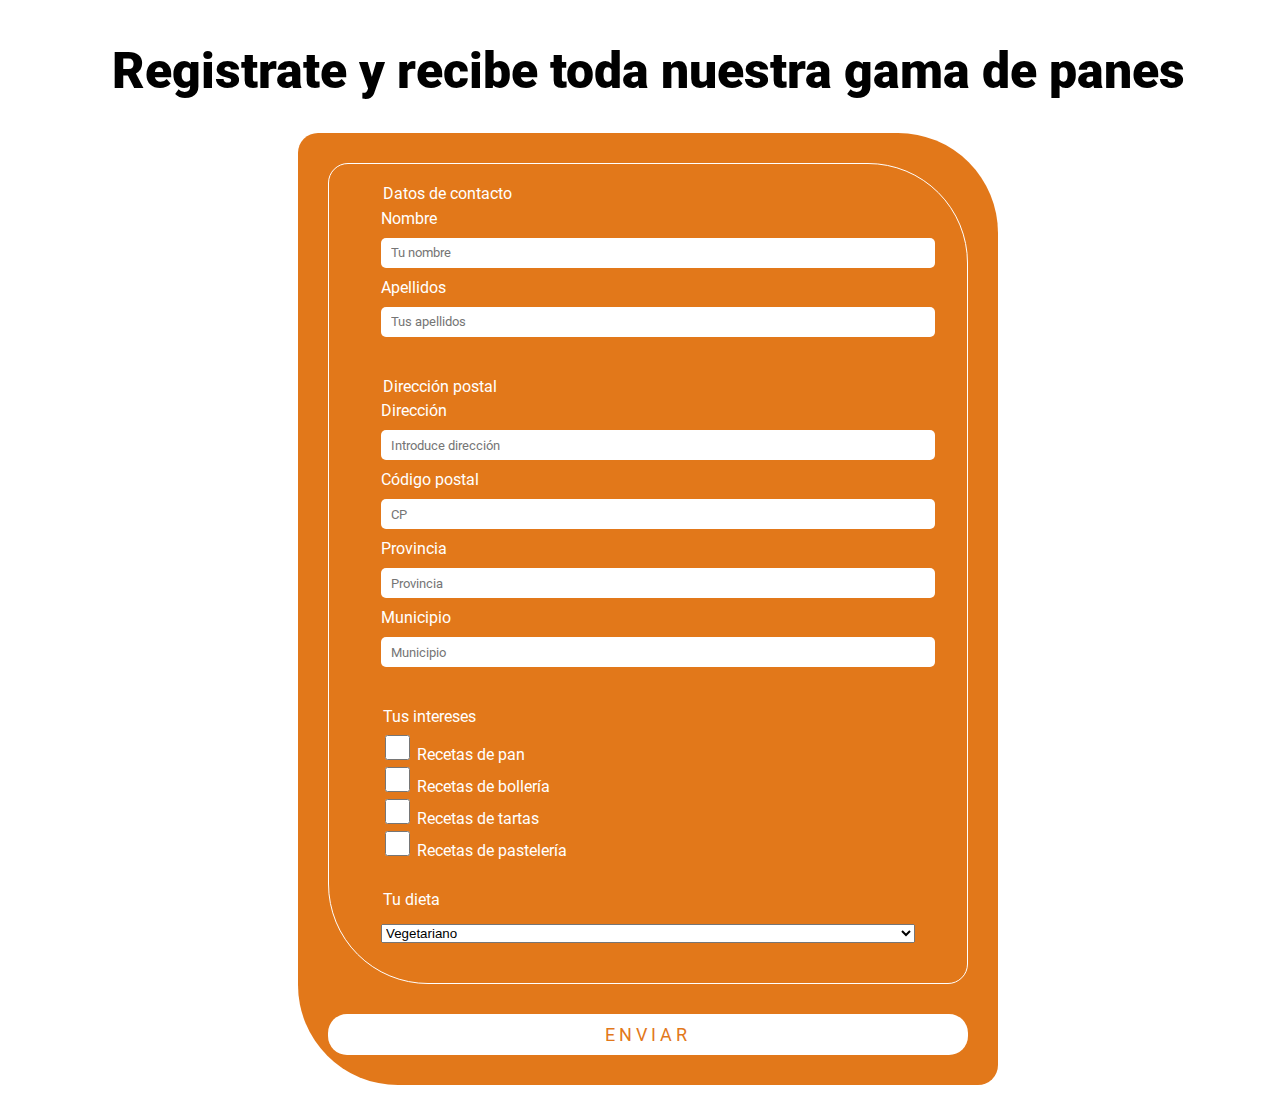
<file: S1/01.3.bakery-web/project/pages/contacto.html>
<!DOCTYPE html>
<html lang="en">
    <head>
        <meta charset="UTF-8">
        <meta name="viewport" content="width=device-width, initial-scale=1.0">
        <link rel="stylesheet" href="../styles/style.css">
        <link rel="stylesheet" href="../styles/style-contacto.css">
        <title>Contacto</title>
    </head>
    <body class="display-column-center-center">
        <h1 class="title">Registrate y recibe toda nuestra gama de panes</h1>
        <div class="contenedor background-principal1">
            <form class="form" action="post">
                <fieldset class="fieldset">
                    <legend>Datos de contacto</legend>
                    <div>
                        <label for="nombre">Nombre</label>
                        <input class="text" type="text" id="nombre" name="nombre" placeholder="Tu nombre">
                        <label for="apellidos">Apellidos</label>
                        <input class="text" type="text" id="apellidos" name="apellidos" placeholder="Tus apellidos">
                    </div>
                </fieldset>
                <fieldset>
                    <legend>Dirección postal</legend>
                    <div>
                        <label for="direccion1">Dirección</label>
                        <input class="text" type="text" id="direccion1" name="direccion1" placeholder="Introduce dirección">
                        <label for="postal">Código postal</label>
                        <input class="text" type="text" id="postal" name="postal" placeholder="CP">
                    </div>
                    <div>
                        <label for="provincia">Provincia</label>
                        <input class="text" type="text" id="provincia" name="provincia" placeholder="Provincia">
                        <label for="municipio">Municipio</label>
                        <input class="text" type="text" id="municipio" name="municipio" placeholder="Municipio">
                    </div>
                </fieldset>
                <fieldset>
                    <legend>Tus intereses</legend>
                    <div>
                        <input class="checkbox" type="checkbox" id="entrantes" name="entrantes">
                        <label for="entrantes">Recetas de pan</label>
                    </div>
                    <div>
                        <input class="checkbox" type="checkbox" id="principales" name="principales">
                        <label for="principales">Recetas de bollería</label>
                    </div>
                    <div>
                        <input class="checkbox" type="checkbox" id="postres" name="postres">
                        <label for="postres">Recetas de tartas</label>
                    </div>
                    <div>
                        <input class="checkbox" type="checkbox" id="cocteles" name="cocteles">
                        <label for="cocteles">Recetas de pastelería</label>
                    </div>
                </fieldset>
                <fieldset>
                    <legend>Tu dieta</legend>
                    <div>
                        <select class="text" name="alimentacion" id="alimentacion">
                            <option value="vegetariano">Vegetariano</option>
                            <option value="vegano">Vegano</option>
                            <option value="carnivoro">Carnivoro</option>
                            <option value="homnivoro">Homnivoro</option>
                        </select>
                    </div>
                </fieldset>
            </form>
            <div class="button-container background-white display-column-center-center">
                <a class="button-style text-color-principal1" href="#">Enviar</a>
            </div>
        </div>
    </body>
</html>
</file>
<file: S2/02.1.issuu-register-form/project/styles.css>
/* VARIABLE */
/* FUENTES */
/* ESTILO DE ETIQUETAS */
body {
  margin: 0px;
}

form {
  margin: 0px;
  padding: 0px;
}

legend {
  display: none;
  margin: 0px;
  padding: 0px;
}

fieldset {
  border: none;
  margin: 0px;
  padding: 0px;
}

h1, h2, h3 {
  font-family: Verdana, Geneva, Tahoma, sans-serif;
  font-size: 28px;
  font-weight: 700;
}

p {
  font-family: Verdana, Geneva, Tahoma, sans-serif;
  font-size: 20px;
  font-weight: 300;
  margin: 0px;
}

form {
  font-family: Verdana, Geneva, Tahoma, sans-serif;
  font-size: 18px;
  font-weight: 300;
}

a {
  font-family: Verdana, Geneva, Tahoma, sans-serif;
  font-size: 20px;
  font-weight: 300;
  margin: 0px;
  text-decoration: none;
  color: rgb(0, 102, 255);
}

button {
  font-family: Verdana, Geneva, Tahoma, sans-serif;
  font-size: 20px;
  font-weight: 700;
}

/* DISPLAYS */
/* Flex column*/
.flex__column--center-center {
  display: flex;
  flex-direction: column;
  justify-content: center;
  align-items: center;
}

.flex__column--center-left {
  display: flex;
  flex-direction: column;
  justify-content: center;
  align-items: start;
}

.flex__column--center-right {
  display: flex;
  flex-direction: column;
  justify-content: center;
  align-items: end;
}

.flex__column--top-center {
  display: flex;
  flex-direction: column;
  justify-content: start;
  align-items: center;
}

.flex__column--top-left {
  display: flex;
  flex-direction: column;
  justify-content: start;
  align-items: start;
}

.flex__column--top-right {
  display: flex;
  flex-direction: column;
  justify-content: start;
  align-items: end;
}

.flex__column--bottom-center {
  display: flex;
  flex-direction: column;
  justify-content: end;
  align-items: center;
}

.flex__column--bottom-left {
  display: flex;
  flex-direction: column;
  justify-content: end;
  align-items: start;
}

.flex__column--bottom-right {
  display: flex;
  flex-direction: column;
  justify-content: end;
  align-items: end;
}

/* Flex row*/
.flex__row--center-center {
  display: flex;
  flex-direction: row;
  justify-content: center;
  align-items: center;
}

.flex__row--center-left {
  display: flex;
  flex-direction: row;
  justify-content: left;
  align-items: center;
}

.flex__row--center-right {
  display: flex;
  flex-direction: row;
  justify-content: right;
  align-items: center;
}

.flex__row--top-center {
  display: flex;
  flex-direction: row;
  justify-content: center;
  align-items: start;
}

.flex__row--top-left {
  display: flex;
  flex-direction: row;
  justify-content: left;
  align-items: start;
}

.flex__row--top-right {
  display: flex;
  flex-direction: row;
  justify-content: right;
  align-items: start;
}

.flex__row--bottom-center {
  display: flex;
  flex-direction: row;
  justify-content: center;
  align-items: end;
}

.flex__row--bottom-left {
  display: flex;
  flex-direction: row;
  justify-content: left;
  align-items: end;
}

.flex__row--bottom-right {
  display: flex;
  flex-direction: row;
  justify-content: right;
  align-items: end;
}

/* Display block */
.inlineblock {
  display: inline-block;
  flex-direction: row;
  justify-content: right;
  align-items: end;
}

/* DISPLAY GRID */
/* Horizontal grid */
.grid_column--50-50 {
  display: grid;
  grid-template-columns: 1fr 1fr;
}

.grid_column--20-80 {
  display: grid;
  grid-template-columns: 20% 80%;
}

/* Flex spaces */
.flex__row--space-arround {
  justify-content: space-around;
}

.flex__row--space-between {
  justify-content: space-between;
}

.flex__column--space-arround {
  align-items: space-around;
}

.flex__column--space-between {
  align-items: space-between;
}

/* Grid */
/* ESTRUCTURA */
/* Header */
.header__container {
  width: 100%;
  height: 80px;
  padding: 10px 10px;
  box-shadow: 0px 3px 5px rgb(219, 219, 219);
}

.header__contain {
  width: 100%;
  max-width: 1200px;
}

/* Main */
.main__container {
  padding: 0px 10px;
}

.main__contain {
  width: 100%;
  max-width: 800px;
}

.heading__container {
  margin-top: 100px;
  margin-bottom: 20px;
}

.container-separation {
  margin-top: 30px;
  margin-bottom: 30px;
}

.footer__separation {
  margin-top: 20px;
  margin-bottom: 100px;
}

/* Media button */
.media-button__container {
  padding: 3px;
  border-radius: 3px;
  margin-right: 20px;
}

.media-button__img {
  width: 40px;
}

.media-button__text {
  color: white;
  margin: 0px 10px;
}

.media-button__color--google {
  background-color: dodgerblue;
}

.media-button__color--facebook {
  background-color: rgb(74, 100, 180);
}

/* Form */
.label-style {
  font-size: 18px;
  font-weight: bold;
  margin-bottom: 5px;
}

.input-style {
  padding: 10px;
  width: 600px;
  font-size: 18px;
  border: 2px grey solid;
  border-radius: 5px;
  margin-top: 5px;
}
.input-style::-moz-placeholder {
  color: rgb(210, 210, 210);
}
.input-style::placeholder {
  color: rgb(210, 210, 210);
}

.form-button-style__container {
  height: 60px;
}

.form-button-style {
  width: 100%;
  height: 100%;
  border: 3px rgb(210, 210, 210) dashed;
  border-radius: 30px;
  padding: 0px 50px;
  color: rgb(210, 210, 210);
  text-transform: uppercase;
  background-color: transparent;
}

/* Footer */
.footer__container {
  width: 100%;
  height: 80px;
  padding: 10px 0px;
  box-shadow: 0px -3px 5px rgb(219, 219, 219);
}

.footer__contain {
  width: 100%;
  max-width: 1200px;
}

.footer__anchor-container {
  margin: 0px 10px;
}

.footer__anchor-style {
  color: black;
}/*# sourceMappingURL=styles.css.map */
</file>
<file: S2/02.2.mailchimp-sign-up-form/project/style.css>
@charset "UTF-8";
/* Variables */
/* Estilos generales */
ul {
  list-style: none;
}

ul li {
  font-size: 16px;
}

ul li::before {
  content: "•";
  color: darkcyan;
  font-weight: bold;
  display: inline-block;
  width: 1em;
  margin-left: -1em;
}

a {
  text-decoration: none;
  color: darkcyan;
}

/* Fonts */
main {
  font-family: Arial, Helvetica, sans-serif;
  font-size: 20px;
  display: flex;
  flex-direction: column;
  align-items: center;
  justify-content: flex-start;
  width: 100vw;
  height: 100vh;
}

p {
  font-size: 20px;
}

.description {
  font-size: 16px;
}

/* DISPLAY OPTIONS */
/* Grid */
.d-g__20-80 {
  display: grid;
  grid-template-columns: 20% 80%;
}

.d-g__30-70 {
  display: grid;
  grid-template-columns: 30% 80%;
}

.d-g__30-10-60 {
  display: grid;
  grid-template-columns: 30% 5% 65%;
}

.d-g__50-50 {
  display: grid;
  grid-template-columns: 50% 50%;
}

/* Flex */
.d-f__row-centre-centre {
  display: flex;
  flex-direction: row;
  justify-content: center;
  align-items: center;
}

.d-f__row-start-centre {
  display: flex;
  flex-direction: row;
  justify-content: center;
  align-items: start;
}

.d-f__column-start-center {
  display: flex;
  flex-direction: column;
  justify-content: start;
  align-items: center;
}

.d-f__column-center-start {
  display: flex;
  flex-direction: column;
  justify-content: center;
  align-items: start;
}

/* Anchos y largos */
.witdh-100 {
  width: 100%;
}

.witdh-fit-content {
  width: -moz-fit-content;
  width: fit-content;
}

.width-max {
  max-width: 1000px;
}

/* ESTRUCTURA */
/* Logo */
.img__max-width--250 {
  max-width: 250px;
}

/* Form */
.form__fieldset {
  border: none;
}

.form__legend {
  display: none;
}

.form__input-box {
  width: calc(100% - 20px);
  border-radius: 4px;
  border: 1.5px rgb(173, 173, 173) solid;
  margin: 10px 0;
  padding: 10px;
  font-size: 20px;
}

.form__button-container {
  width: -moz-fit-content;
  width: fit-content;
}

.form__button {
  border: none;
  border: 1.5px rgb(232, 232, 232) solid;
  border-radius: 4px;
  background-color: transparent;
  padding: 15px 40px;
  font-size: 20px;
  color: rgb(232, 232, 232);
}

.form__checkbox-container {
  position: relative;
  width: -moz-fit-content;
  width: fit-content;
  height: -moz-fit-content;
  height: fit-content;
}

.form__check {
  border-radius: 4px;
  height: 25px;
  width: 25px;
}/*# sourceMappingURL=style.css.map */
</file>
<file: S5/05.1.responsive-con-flexbox-noticias/project/style.css>
@import url("./styles/_variables.scss");
@import url("./styles/_body_new.scss");
@import url("./styles/_front_new.scss");
@import url("./styles/_mixins.scss");
a {
  font-family: Arial, Helvetica, sans-serif;
  font-size: 8px;
  text-decoration: none;
  font-weight: 900;
  color: black;
  line-height: 8px;
}

.secundary-anchor {
  line-height: 8px;
}

p {
  font-size: 8px;
}

li {
  list-style: none;
}

/* DISPLAYS */
.display-flex__row-c-c {
  display: flex;
  justify-content: center;
  align-items: center;
}

.display-flex__column-c-s {
  display: flex;
  flex-direction: column;
  justify-content: space-between;
  align-items: flex-start;
  min-height: 70px;
}

/* DIVISORS */
/* Divisor topics vertical */
.horizontal-section-divisor {
  width: 95%;
  height: 1px;
  background-color: rgb(163, 163, 163);
}

.vertical-topic-divisor {
  width: 1px;
  height: 10px;
  background-color: rgb(163, 163, 163);
  margin: 0 3px;
}

/* IMAGENES */
.img-new {
  width: 100%;
}

/* MAIN NEW */
.main-new__container {
  display: grid;
  grid-template-columns: 60% 40%;
}

.main-new__img-container {
  display: flex;
  flex-direction: column;
  align-content: center;
  justify-content: center;
}

.main-new__details-container {
  display: flex;
  flex-direction: column;
  align-content: center;
  justify-content: space-between;
  padding: 5px;
  min-height: 70px;
}

.main-new__tipics-container {
  display: flex;
  flex-direction: row;
  justify-content: left;
  align-items: center;
}

.main-new__img {
  width: 100%;
}

/* Subtittles */
.subtittle__container {
  display: grid;
  grid-template-columns: repeat(3, 33.3333333333%);
}

.subtittle__span {
  padding: 0px;
}

/* Body news vertical */
.body-news__container {
  display: grid;
  grid-template-columns: 60%;
  margin: 10px 0px;
}

.body-news__article-container {
  display: grid;
  grid-template-columns: 50% 50%;
  justify-content: center;
  align-items: center;
}

.body-news__details {
  padding: 5px;
  display: flex;
  flex-direction: column;
  justify-content: space-between;
}

.body-news__topics-container {
  display: flex;
  flex-direction: row;
  justify-content: left;
  align-items: center;
}

/* Body news horizontal */
.body-news-horizontal__container {
  display: grid;
  grid-template-columns: repeat(3, 1fr);
  gap: 5px;
  justify-content: center;
  align-items: center;
  margin: 10px 0px;
}

/* Footer news */
.tittle {
  display: grid;
  grid-template-columns: 1fr 2fr;
  align-items: center;
  justify-content: center;
}/*# sourceMappingURL=style.css.map */
</file>
<file: S1/01.3.bakery-web/project/styles/style.css>
/* TEXTO */

@font-face {
    font-family:'Regular-900';
    src: url('../ttf/Roboto-Black-900.ttf');
}

@font-face {
    font-family:'Italic-900';
    src: url('../ttf/Roboto-BlackItalic-900.ttf');
}

@font-face {
    font-family:'Regular-500';
    src: url('../ttf/Roboto-Medium-500.ttf');
}

@font-face {
    font-family:'Italic-500';
    src: url('../ttf/Roboto-MediumItalic-500.ttf');
}

@font-face {
    font-family:'Regular-400';
    src: url('../ttf/Roboto-Regular-400.ttf');
}

@font-face {
    font-family:'Italic-400';
    src: url('../ttf/Roboto-RegularItalic-400.ttf');
}

@font-face {
    font-family:'Regular-300';
    src: url('../ttf/Roboto-Light-300.ttf');
}

@font-face {
    font-family:'Italic-300';
    src: url('../ttf/Roboto-LightItalic-300.ttf');
}


/* GLOBAL */

.body-container {
    margin: 0px;
}


/* Textos */
h1 {
    font-family: 'Regular-900';
    font-size: 50px;
}

h2 {
    font-family: 'Regular-900';
    font-size: 45px;
}

h3 {
    font-family: 'Regular-400';
    font-size: 20px;
}

p {
    font-family: 'Regular-300';
    font-size: 16px;
}

.text-famyly-R-900 {
    font-family: 'Regular-900';
}

.text-famyly-I-900 {
    font-family: 'Italic-900';
}

.text-famyly-R-500 {
    font-family: 'Regular-500';
}

.text-famyly-I-500 {
    font-family: 'Italic-500';
}

.text-famyly-R-400 {
    font-family: 'Regular-400';
}

.text-famyly-I-400 {
    font-family: 'Italic-400';
}

.text-famyly-R-300 {
    font-family: 'Regular-300';
}

.text-famyly-I-300 {
    font-family: 'Italic-300';
}

.text-color-black {
    color: black;
}

.text-color-white {
    color: white;
}

.text-color-principal1 {
    color: #E2781A;
}

.text-line-space-32 {
    line-height: 32px;
}

.text-line-space-24 {
    line-height: 24px;
}

.text-aling-center {
    text-align: center;
}

/* Buttons */

.button-container {
    display: flex;
    justify-content: center;
    align-items: center;
    border-radius: 19px;
}

.button-container-border {
    display: flex;
    justify-content: center;
    align-items: center;
    border: 2px solid white;
    border-radius: 19px ;
/*     border-color: white; */
}

.button-style {
    margin: 10px 50px;
    font-family: 'Regular-400';
    font-size: 18px;
    text-decoration: none;
    text-transform: uppercase;
    letter-spacing: 4px;
}

/* Fondos */

.background-black {
    background-color: black;
}

.background-white {
    background-color: white;
}

.background-principal1 {
    background-color: #E2781A;
}


/* Anchos */

.width-page {
    width: 100%;
}

.width-container {
    width: 100%;
    max-width: 1000px;
}

.width-100 {
    width: 100%;
}

.width-75 {
    width: 75%;
}

.width-50 {
    width: 50%;
}

.width-25 {
    width: 25%;
}

.width-auto {
    width: auto;
}

/* Alineación */

.display-row-center-center {
    display:flex;
    flex-direction: row;
    justify-content: center;
    align-items: center;
}

.display-column-left-center {
    display: flex;
    flex-direction: column;
    justify-content: left;
    align-items: center;
}

.display-column-center-center {
    display: flex;
    flex-direction: column;
    justify-content: center;
    align-items: center;
}

.display-row-grap-center {
    display: flex;
    flex-wrap: wrap;
    justify-content: center;
    align-items: center;
}

.display-chield-33 {
    width: 33%;
}
</file>
<file: S1/01.3.bakery-web/project/styles/style-contacto.css>
body {
    width: 100%;
    height: 100%;
}

.background-principal1 {
    background-color: #E2781A;
}

.contenedor {
    padding: 30px;
    border-radius: 20px 100px;
    width: 50%;
}

fieldset {
    border: none;
    margin: 20px 40px;
    font-family:'Regular-400';
}

form {
    color: white;
    border: 1px white solid;
    border-radius: 20px 100px;
    margin-bottom: 30px;
}

input {
    border-radius: 5px;
    border: none;
    height: 30px;
    font-family:'Regular-400';
    padding: 0px 10px;
}

label {
    font-family:'Regular-400';
}

.text {
    width: 100%;
    margin: 10px 0px;
}

.checkbox {
    width: 25px;
    height: 25px;
    border: none;
    border-style: none;
}
</file>
<file: S4/04.1.home-de-bmw/project/assets/css/style/style.css>
/* Reset document */
* {
  margin: 0px;
  padding: 0px;
}

a {
  text-decoration: none;
  color: black;
}

/* Global variables */
/* PANTONE */
/* Neutral colors */
/* Other colors */
/* Backgrounds */
/* FONTS */
/* Fonts upload */
@font-face {
  font-family: "Regular-100";
  src: url("../../fonts/Inter/Inter-Thin.ttf");
}
@font-face {
  font-family: "Regular-200";
  src: url("../../fonts/Inter/Inter-ExtraLight.ttf");
}
@font-face {
  font-family: "Regular-300";
  src: url("../../fonts/Inter/Inter-Light.ttf");
}
@font-face {
  font-family: "Regular-400";
  src: url("../../fonts/Inter/Inter-Regular.ttf");
}
@font-face {
  font-family: "Regular-500";
  src: url("../../fonts/Inter/Inter-Medium.ttf");
}
@font-face {
  font-family: "Regular-600";
  src: url("../../fonts/Inter/Inter-SemiBold.ttf");
}
@font-face {
  font-family: "Regular-700";
  src: url("../../fonts/Inter/Inter-Bold.ttf");
}
@font-face {
  font-family: "Regular-800";
  src: url("../../fonts/Inter/Inter-ExtraBold.ttf");
}
@font-face {
  font-family: "Regular-900";
  src: url("../../fonts/Inter/Inter-Black.ttf");
}
/* Font assignment */
/* Display elements */
/* Global styles */
/* PANTONE */
/* Neutral colors */
/* Other colors */
/* Backgrounds */
/* FONTS */
/* Fonts upload */
@font-face {
  font-family: "Regular-100";
  src: url("../../fonts/Inter/Inter-Thin.ttf");
}
@font-face {
  font-family: "Regular-200";
  src: url("../../fonts/Inter/Inter-ExtraLight.ttf");
}
@font-face {
  font-family: "Regular-300";
  src: url("../../fonts/Inter/Inter-Light.ttf");
}
@font-face {
  font-family: "Regular-400";
  src: url("../../fonts/Inter/Inter-Regular.ttf");
}
@font-face {
  font-family: "Regular-500";
  src: url("../../fonts/Inter/Inter-Medium.ttf");
}
@font-face {
  font-family: "Regular-600";
  src: url("../../fonts/Inter/Inter-SemiBold.ttf");
}
@font-face {
  font-family: "Regular-700";
  src: url("../../fonts/Inter/Inter-Bold.ttf");
}
@font-face {
  font-family: "Regular-800";
  src: url("../../fonts/Inter/Inter-ExtraBold.ttf");
}
@font-face {
  font-family: "Regular-900";
  src: url("../../fonts/Inter/Inter-Black.ttf");
}
/* Font assignment */
/* Display elements */
body {
  display: flex;
  flex-direction: column;
  align-items: center;
  justify-content: center;
}

header {
  display: flex;
  flex-direction: column;
  align-items: center;
  justify-content: center;
  height: 10vh;
  width: 100%;
  position: absolute;
  top: 0px;
}

main {
  display: flex;
  flex-direction: column;
  align-items: center;
  justify-content: center;
  width: 100%;
}

footer {
  display: flex;
  flex-direction: column;
  align-items: center;
  justify-content: center;
  width: 100%;
}

/* Sections */
/* PANTONE */
/* Neutral colors */
/* Other colors */
/* Backgrounds */
/* FONTS */
/* Fonts upload */
@font-face {
  font-family: "Regular-100";
  src: url("../../fonts/Inter/Inter-Thin.ttf");
}
@font-face {
  font-family: "Regular-200";
  src: url("../../fonts/Inter/Inter-ExtraLight.ttf");
}
@font-face {
  font-family: "Regular-300";
  src: url("../../fonts/Inter/Inter-Light.ttf");
}
@font-face {
  font-family: "Regular-400";
  src: url("../../fonts/Inter/Inter-Regular.ttf");
}
@font-face {
  font-family: "Regular-500";
  src: url("../../fonts/Inter/Inter-Medium.ttf");
}
@font-face {
  font-family: "Regular-600";
  src: url("../../fonts/Inter/Inter-SemiBold.ttf");
}
@font-face {
  font-family: "Regular-700";
  src: url("../../fonts/Inter/Inter-Bold.ttf");
}
@font-face {
  font-family: "Regular-800";
  src: url("../../fonts/Inter/Inter-ExtraBold.ttf");
}
@font-face {
  font-family: "Regular-900";
  src: url("../../fonts/Inter/Inter-Black.ttf");
}
/* Font assignment */
/* Display elements */
/* PANTONE */
/* Neutral colors */
/* Other colors */
/* Backgrounds */
/* FONTS */
/* Fonts upload */
@font-face {
  font-family: "Regular-100";
  src: url("../../fonts/Inter/Inter-Thin.ttf");
}
@font-face {
  font-family: "Regular-200";
  src: url("../../fonts/Inter/Inter-ExtraLight.ttf");
}
@font-face {
  font-family: "Regular-300";
  src: url("../../fonts/Inter/Inter-Light.ttf");
}
@font-face {
  font-family: "Regular-400";
  src: url("../../fonts/Inter/Inter-Regular.ttf");
}
@font-face {
  font-family: "Regular-500";
  src: url("../../fonts/Inter/Inter-Medium.ttf");
}
@font-face {
  font-family: "Regular-600";
  src: url("../../fonts/Inter/Inter-SemiBold.ttf");
}
@font-face {
  font-family: "Regular-700";
  src: url("../../fonts/Inter/Inter-Bold.ttf");
}
@font-face {
  font-family: "Regular-800";
  src: url("../../fonts/Inter/Inter-ExtraBold.ttf");
}
@font-face {
  font-family: "Regular-900";
  src: url("../../fonts/Inter/Inter-Black.ttf");
}
/* Font assignment */
/* Display elements */
body {
  display: flex;
  flex-direction: column;
  align-items: center;
  justify-content: center;
}

header {
  display: flex;
  flex-direction: column;
  align-items: center;
  justify-content: center;
  height: 10vh;
  width: 100%;
  position: absolute;
  top: 0px;
}

main {
  display: flex;
  flex-direction: column;
  align-items: center;
  justify-content: center;
  width: 100%;
}

footer {
  display: flex;
  flex-direction: column;
  align-items: center;
  justify-content: center;
  width: 100%;
}

.nav {
  display: flex;
  flex-direction: row;
  justify-content: center;
  align-items: center;
  width: 100%;
  height: 100%;
}
.nav__container {
  max-width: 60vw;
  height: 100%;
  width: 100%;
  border-bottom: 2px white solid;
  display: flex;
  flex-direction: row;
  justify-content: space-between;
  align-items: center;
}
.nav__anchor-container {
  display: inline-flex;
  justify-content: flex-start;
  align-items: center;
}
.nav__anchor {
  color: white;
  font-family: "Regular-300";
  font-size: 1.4rem;
  margin: 0px 10px;
}
.nav__icon-container {
  display: inline-flex;
  gap: 30px;
}
.nav__svg {
  fill: white;
  height: 20px;
  width: 20px;
}
.nav__brand {
  display: flex;
  flex-direction: column;
  align-items: center;
  justify-content: space-between;
  height: inherit;
  width: 8vh;
  margin-left: 15px;
}
.nav__logo-container {
  display: flex;
  justify-content: center;
  align-items: center;
  background-color: white;
  height: 60%;
  width: 100%;
}
.nav__logo {
  height: 80%;
}
.nav__slogan-contianer {
  display: flex;
  justify-content: center;
  align-items: center;
  height: 50%;
  width: 100%;
}
.nav__slogan {
  background-color: rgba(0, 0, 0, 0.2);
  font-family: "Regular-600";
  font-size: 0.6rem;
  text-align: center;
  height: 100%;
  padding: 0px;
  margin: 0px;
  background-color: white;
}

.hero {
  width: 100%;
  background-image: url("../../img/portada.png");
  background-repeat: no-repeat;
  background-position: center;
  background-size: cover;
  height: 800px;
  display: flex;
  flex-direction: column;
  justify-content: flex-end;
  align-items: center;
  min-width: 800px;
}
.hero__box {
  height: 30%;
  width: 90%;
  display: flex;
  flex-direction: column;
  justify-content: flex-start;
  align-items: flex-start;
}
.hero__title {
  font-family: "Regular-700";
  font-size: 3rem;
  color: white;
  text-transform: uppercase;
}
.hero__subtitle {
  font-family: "Regular-600";
  font-size: 2rem;
  color: white;
  text-transform: uppercase;
}
.hero__button {
  background-color: rgb(28, 105, 213);
  font-family: "Regular-400";
  font-size: 0.8rem;
  color: white;
  padding: 10px 60px;
}

/* PANTONE */
/* Neutral colors */
/* Other colors */
/* Backgrounds */
/* FONTS */
/* Fonts upload */
@font-face {
  font-family: "Regular-100";
  src: url("../../fonts/Inter/Inter-Thin.ttf");
}
@font-face {
  font-family: "Regular-200";
  src: url("../../fonts/Inter/Inter-ExtraLight.ttf");
}
@font-face {
  font-family: "Regular-300";
  src: url("../../fonts/Inter/Inter-Light.ttf");
}
@font-face {
  font-family: "Regular-400";
  src: url("../../fonts/Inter/Inter-Regular.ttf");
}
@font-face {
  font-family: "Regular-500";
  src: url("../../fonts/Inter/Inter-Medium.ttf");
}
@font-face {
  font-family: "Regular-600";
  src: url("../../fonts/Inter/Inter-SemiBold.ttf");
}
@font-face {
  font-family: "Regular-700";
  src: url("../../fonts/Inter/Inter-Bold.ttf");
}
@font-face {
  font-family: "Regular-800";
  src: url("../../fonts/Inter/Inter-ExtraBold.ttf");
}
@font-face {
  font-family: "Regular-900";
  src: url("../../fonts/Inter/Inter-Black.ttf");
}
/* Font assignment */
/* Display elements */
/* PANTONE */
/* Neutral colors */
/* Other colors */
/* Backgrounds */
/* FONTS */
/* Fonts upload */
@font-face {
  font-family: "Regular-100";
  src: url("../../fonts/Inter/Inter-Thin.ttf");
}
@font-face {
  font-family: "Regular-200";
  src: url("../../fonts/Inter/Inter-ExtraLight.ttf");
}
@font-face {
  font-family: "Regular-300";
  src: url("../../fonts/Inter/Inter-Light.ttf");
}
@font-face {
  font-family: "Regular-400";
  src: url("../../fonts/Inter/Inter-Regular.ttf");
}
@font-face {
  font-family: "Regular-500";
  src: url("../../fonts/Inter/Inter-Medium.ttf");
}
@font-face {
  font-family: "Regular-600";
  src: url("../../fonts/Inter/Inter-SemiBold.ttf");
}
@font-face {
  font-family: "Regular-700";
  src: url("../../fonts/Inter/Inter-Bold.ttf");
}
@font-face {
  font-family: "Regular-800";
  src: url("../../fonts/Inter/Inter-ExtraBold.ttf");
}
@font-face {
  font-family: "Regular-900";
  src: url("../../fonts/Inter/Inter-Black.ttf");
}
/* Font assignment */
/* Display elements */
body {
  display: flex;
  flex-direction: column;
  align-items: center;
  justify-content: center;
}

header {
  display: flex;
  flex-direction: column;
  align-items: center;
  justify-content: center;
  height: 10vh;
  width: 100%;
  position: absolute;
  top: 0px;
}

main {
  display: flex;
  flex-direction: column;
  align-items: center;
  justify-content: center;
  width: 100%;
}

footer {
  display: flex;
  flex-direction: column;
  align-items: center;
  justify-content: center;
  width: 100%;
}

.footer-layout {
  display: flex;
  flex-direction: column;
  justify-content: center;
  align-items: center;
  width: 100vw;
  height: 100vh;
}

.fast-access {
  display: flex;
  flex-direction: row;
  justify-content: center;
  align-items: center;
  width: 100%;
  margin: 60px 0px;
}
.fast-access__container {
  display: flex;
  flex-direction: column;
  justify-content: center;
  align-items: center;
  width: 100%;
  max-width: 60vw;
}
.fast-access__list {
  display: flex;
  flex-direction: row;
  justify-content: space-between;
  align-items: center;
  margin: 0px;
  padding: 0px;
  width: 100%;
  list-style: none;
}
.fast-access__list-item {
  list-style: none;
  background-color: lightgrey;
  display: flex;
  flex-direction: column;
  align-items: center;
  justify-content: center;
  height: 125px;
  width: 200px;
  gap: 10px;
  padding-top: 10px;
}
.fast-access__anchor-item {
  font-family: "Regular-500";
  font-size: 0.8rem;
  color: dimgray;
}
.fast-access__icon-item {
  color: black;
  font-size: 2rem;
}

.foot-map {
  display: flex;
  flex-direction: row;
  align-items: center;
  justify-content: center;
  background-color: lightgrey;
  width: 100%;
}
.foot-map__container {
  display: inline-flex;
  flex-direction: row;
  align-items: flex-start;
  justify-content: center;
  width: 100%;
  max-width: 60vw;
  border-top: 1px solid grey;
  margin: 120px 0px;
}
.foot-map__list-container {
  display: flex;
  flex-direction: column;
  justify-content: start;
  align-items: flex-start;
  width: 25%;
  height: 100%;
  margin-top: 50px;
}
.foot-map__title {
  font-family: "Regular-800";
  font-size: 1.4rem;
  text-align: left;
}
.foot-map__list {
  list-style: none;
  margin: 0px;
  padding: 0px;
}
.foot-map__list-item {
  display: flex;
  flex-direction: column;
  justify-content: left;
  align-items: flex-start;
  margin: 3px 0px;
}
.foot-map__anchor-item {
  font-family: "Regular-500";
  font-size: 0.8rem;
  color: grey;
  text-align: left;
}

.privacy {
  display: flex;
  flex-direction: row;
  justify-content: space-between;
  align-items: center;
  height: 100%;
  width: 100%;
  max-width: 60vw;
}
.privacy__copy-right {
  font-family: "Regular-600";
  font-size: 0.6rem;
  vertical-align: middle;
  padding: 0px;
  margin: 0px;
}
.privacy__container {
  display: flex;
  flex-direction: row;
  justify-content: right;
  align-items: center;
  gap: 15px;
  height: 100%;
}
.privacy__anchor-item {
  font-family: "Regular-600";
  font-size: 0.6rem;
  color: rgb(28, 105, 213);
}

/* Pages */
/* PANTONE */
/* Neutral colors */
/* Other colors */
/* Backgrounds */
/* FONTS */
/* Fonts upload */
@font-face {
  font-family: "Regular-100";
  src: url("../../fonts/Inter/Inter-Thin.ttf");
}
@font-face {
  font-family: "Regular-200";
  src: url("../../fonts/Inter/Inter-ExtraLight.ttf");
}
@font-face {
  font-family: "Regular-300";
  src: url("../../fonts/Inter/Inter-Light.ttf");
}
@font-face {
  font-family: "Regular-400";
  src: url("../../fonts/Inter/Inter-Regular.ttf");
}
@font-face {
  font-family: "Regular-500";
  src: url("../../fonts/Inter/Inter-Medium.ttf");
}
@font-face {
  font-family: "Regular-600";
  src: url("../../fonts/Inter/Inter-SemiBold.ttf");
}
@font-face {
  font-family: "Regular-700";
  src: url("../../fonts/Inter/Inter-Bold.ttf");
}
@font-face {
  font-family: "Regular-800";
  src: url("../../fonts/Inter/Inter-ExtraBold.ttf");
}
@font-face {
  font-family: "Regular-900";
  src: url("../../fonts/Inter/Inter-Black.ttf");
}
/* Font assignment */
/* Display elements */
/* PANTONE */
/* Neutral colors */
/* Other colors */
/* Backgrounds */
/* FONTS */
/* Fonts upload */
@font-face {
  font-family: "Regular-100";
  src: url("../../fonts/Inter/Inter-Thin.ttf");
}
@font-face {
  font-family: "Regular-200";
  src: url("../../fonts/Inter/Inter-ExtraLight.ttf");
}
@font-face {
  font-family: "Regular-300";
  src: url("../../fonts/Inter/Inter-Light.ttf");
}
@font-face {
  font-family: "Regular-400";
  src: url("../../fonts/Inter/Inter-Regular.ttf");
}
@font-face {
  font-family: "Regular-500";
  src: url("../../fonts/Inter/Inter-Medium.ttf");
}
@font-face {
  font-family: "Regular-600";
  src: url("../../fonts/Inter/Inter-SemiBold.ttf");
}
@font-face {
  font-family: "Regular-700";
  src: url("../../fonts/Inter/Inter-Bold.ttf");
}
@font-face {
  font-family: "Regular-800";
  src: url("../../fonts/Inter/Inter-ExtraBold.ttf");
}
@font-face {
  font-family: "Regular-900";
  src: url("../../fonts/Inter/Inter-Black.ttf");
}
/* Font assignment */
/* Display elements */
body {
  display: flex;
  flex-direction: column;
  align-items: center;
  justify-content: center;
}

header {
  display: flex;
  flex-direction: column;
  align-items: center;
  justify-content: center;
  height: 10vh;
  width: 100%;
  position: absolute;
  top: 0px;
}

main {
  display: flex;
  flex-direction: column;
  align-items: center;
  justify-content: center;
  width: 100%;
}

footer {
  display: flex;
  flex-direction: column;
  align-items: center;
  justify-content: center;
  width: 100%;
}

.products {
  display: flex;
  flex-direction: column;
  align-items: center;
  justify-content: center;
  width: 100vw;
  height: 100vh;
}
.products__container {
  display: flex;
  flex-direction: column;
  align-items: flex-start;
  justify-content: center;
  width: 100%;
  max-width: 60vw;
}
.products__header-container {
  border-bottom: 0.5px solid lightgrey;
  padding: 10px 20px;
  width: -moz-fit-content;
  width: fit-content;
}
.products__header {
  font-family: "Regular-500";
  font-size: 1.4rem;
  color: lightgrey;
}
.products__nav {
  width: 100%;
  height: 100px;
  display: flex;
  justify-content: space-around;
  align-items: center;
  border-bottom: 0.5px solid lightgrey;
  margin: 20px 0px;
}
.products__nav-container {
  display: flex;
  width: 100%;
  justify-content: space-around;
  align-items: center;
  list-style: none;
  height: 10vw;
}
.products__item-container {
  display: flex;
  flex-direction: column;
  justify-content: center;
  align-items: center;
  height: 100%;
  width: -moz-fit-content;
  width: fit-content;
}
.products__item-container:hover {
  border-bottom: 3px solid rgb(28, 105, 213);
  color: black;
}
.products__item {
  font-family: "Regular-600";
  font-size: 1.4rem;
  color: lightgrey;
}
.products__item:hover {
  font-size: 1.6rem;
  color: black;
}

.products__cards-container {
  display: grid;
  grid-template-columns: 1fr 1fr 1fr 1fr;
  align-items: flex-start;
  justify-content: flex-start;
}

.card {
  display: flex;
  flex-direction: column;
  justify-content: flex-start;
  align-items: center;
  height: inherit;
  width: 285px;
  border: none;
  margin: 20px 5px;
}
.card-header {
  width: 100%;
  border: none;
  background-color: white;
}
.card-header__img {
  width: 100%;
}
.card-body {
  display: flex;
  flex-direction: column;
  align-items: flex-start;
  justify-content: flex-start;
  width: 100%;
}
.card-body__model {
  font-family: "Regular-700";
  font-size: 1.4rem;
  color: black;
}
.card-body__price {
  font-family: "Regular-700";
  font-size: 0.8rem;
  color: lightgrey;
}
.card-footer {
  background-color: white;
  border: none;
  display: flex;
  flex-direction: column;
  justify-content: flex-start;
  align-items: flex-start;
  width: 100%;
}
.card-footer__summary {
  font-family: "Regular-700";
  font-size: 0.8rem;
  color: black;
}
.card-footer__body {
  font-family: "Regular-400";
  font-size: 0.8rem;
  color: black;
}

.news {
  display: flex;
  flex-direction: column;
  align-items: center;
  justify-content: center;
  height: 100vh;
  width: 100%;
}
.news__container {
  display: flex;
  flex-direction: column;
  align-items: center;
  justify-content: center;
  height: 90vh;
  width: 100%;
  max-width: 60vw;
}
.news__first-carrusel {
  display: grid;
  grid-template-columns: 1fr 1fr 1fr 1fr;
  gap: 15px;
  width: 100%;
  margin: 40px 0 20px;
}
.news__second-carrusel {
  display: grid;
  grid-template-columns: 1fr 1fr;
  gap: 15px;
  width: 100%;
  margin: 20px 0 40px;
}

.news-item {
  display: flex;
  flex-direction: column;
  align-items: flex-start;
  justify-content: flex-start;
  width: 100%;
  height: -moz-min-content;
  height: min-content;
  padding: 15px;
  border: 1px solid lightgrey;
}
.news-item__img {
  width: 100%;
}
.news-item__header {
  font-family: "Regular-800";
  font-size: 2rem;
}
.news-item__body {
  font-family: "Regular-300";
  font-size: 0.8rem;
}
.news-item__summary {
  font-family: "Regular-600";
  font-size: 0.8rem;
}
.news-item__anchor {
  font-family: "Regular-400";
  font-size: 0.8rem;
  color: black;
}
.news-item__video-container {
  width: 100%;
  height: 15.5vw;
}
.news-item__video {
  width: 100%;
  height: 100%;
}/*# sourceMappingURL=style.css.map */
</file>
<file: S3/03.1.mi-tienda-flex/project/assets/css/style/style.css>
@charset "UTF-8";
/* RESET */
body * {
  margin: 0px;
  padding: 0px;
}

/* GENERAL */
/* SCSS
Jerarquía de archivos:
shop.html <-- shop.scss <--
suscribe.html <-- suscribe.scss <-- _general.scss
contact.html <-- contact.scss <--
*/
/* FUENTES EXTERNAS */
/* VARIABLES */
/* ESTILO DE ETIQUETAS */
body {
  margin: 0px;
  font-size: 10px;
  font-family: "Segoe UI", Tahoma, Geneva, Verdana, sans-serif;
  font-weight: 500;
  color: black;
}

a {
  text-decoration: none;
  color: black;
}

h1, h2, h3, h4, h5, h6, p {
  margin: 0px;
}

/* CLASES */
/* FUENTES */
/* Family */
.font__principal {
  font-family: "Segoe UI", Tahoma, Geneva, Verdana, sans-serif;
}

.font__secundary {
  font-family: "Segoe UI", Tahoma, Geneva, Verdana, sans-serif;
}

/* Size */
.font__size--extra-big {
  font-size: 55px;
}

.font__size--big {
  font-size: 30px;
}

.font__size--normal {
  font-size: 18px;
}

.font__size--small {
  font-size: 10px;
}

.font__size--extra-small {
  font-size: 12px;
}

/* Weight */
.font__weight--300 {
  font-weight: 300;
}

.font__weight--500 {
  font-weight: 500;
}

.font__weight--700 {
  font-weight: 700;
}

.font__weight--900 {
  font-weight: 900;
}

/* Color */
.font__color--principal {
  color: black;
}

.font__color--secundary {
  color: rgb(255, 89, 0);
}

.font__color--principal {
  color: black;
}

.font__color--principal {
  color: black;
}

.font__uppercase {
  text-transform: uppercase;
}

.font__lowercase {
  text-transform: lowercase;
}

/* DISPLAYS */
/* Flex column*/
.flex__column--center-center {
  display: flex;
  flex-direction: column;
  justify-content: center;
  align-items: center;
}

.flex__column--center-left {
  display: flex;
  flex-direction: column;
  justify-content: center;
  align-items: start;
}

.flex__column--center-right {
  display: flex;
  flex-direction: column;
  justify-content: center;
  align-items: end;
}

.flex__column--top-center {
  display: flex;
  flex-direction: column;
  justify-content: start;
  align-items: center;
}

.flex__column--top-left {
  display: flex;
  flex-direction: column;
  justify-content: start;
  align-items: start;
}

.flex__column--top-right {
  display: flex;
  flex-direction: column;
  justify-content: start;
  align-items: end;
}

.flex__column--bottom-center {
  display: flex;
  flex-direction: column;
  justify-content: end;
  align-items: center;
}

.flex__column--bottom-left {
  display: flex;
  flex-direction: column;
  justify-content: end;
  align-items: start;
}

.flex__column--bottom-right {
  display: flex;
  flex-direction: column;
  justify-content: end;
  align-items: end;
}

/* Flex row*/
.flex__row--center-center {
  display: flex;
  flex-direction: row;
  justify-content: center;
  align-items: center;
}

.flex__row--center-left {
  display: flex;
  flex-direction: row;
  justify-content: left;
  align-items: center;
}

.flex__row--center-right {
  display: flex;
  flex-direction: row;
  justify-content: right;
  align-items: center;
}

.flex__row--top-center {
  display: flex;
  flex-direction: row;
  justify-content: center;
  align-items: start;
}

.flex__row--top-left {
  display: flex;
  flex-direction: row;
  justify-content: left;
  align-items: start;
}

.flex__row--top-right {
  display: flex;
  flex-direction: row;
  justify-content: right;
  align-items: start;
}

.flex__row--bottom-center {
  display: flex;
  flex-direction: row;
  justify-content: center;
  align-items: end;
}

.flex__row--bottom-left {
  display: flex;
  flex-direction: row;
  justify-content: left;
  align-items: end;
}

.flex__row--bottom-right {
  display: flex;
  flex-direction: row;
  justify-content: right;
  align-items: end;
}

/* Flex spaces */
.flex__row--space-arround {
  display: flex;
  flex-direction: row;
  align-items: center;
  justify-content: space-around;
  width: 100%;
}

.flex__row--space-between {
  display: flex;
  flex-direction: row;
  align-items: center;
  justify-content: space-between;
  width: 100%;
}

.flex__row--space-between-start {
  display: flex;
  flex-direction: row;
  align-items: start;
  justify-content: space-between;
  width: 100%;
}

.flex__column--space-arround {
  display: flex;
  flex-direction: column;
  align-items: center;
  align-items: space-around;
}

.flex__column--space-between {
  display: flex;
  flex-direction: column;
  align-items: center;
  align-items: space-between;
}

/* Display block */
.inlineblock {
  display: inline-block;
  flex-direction: row;
  justify-content: right;
  align-items: end;
}

/* DISPLAY FLEX WRAP */
.wrap__row--top-center {
  display: flex;
  flex-wrap: wrap;
  flex-direction: row;
  justify-content: center;
  align-items: start;
}

/* DISPLAY GRID */
/* Horizontal grid */
.grid_column--50-50 {
  display: grid;
  grid-template-columns: 1fr 1fr;
}

.grid_column--20-80 {
  display: grid;
  grid-template-columns: 20% 80%;
}

.grid_column--25-50-25 {
  display: grid;
  grid-template-columns: 25% 50% 25%;
}

/* PAGES */
/* SCSS
Jerarquía de archivos:
shop.html <-- shop.scss <--
suscribe.html <-- suscribe.scss <-- _general.scss
contact.html <-- contact.scss <--
*/
/* FUENTES EXTERNAS */
/* VARIABLES */
/* ESTILO DE ETIQUETAS */
body {
  margin: 0px;
  font-size: 10px;
  font-family: "Segoe UI", Tahoma, Geneva, Verdana, sans-serif;
  font-weight: 500;
  color: black;
}

a {
  text-decoration: none;
  color: black;
}

h1, h2, h3, h4, h5, h6, p {
  margin: 0px;
}

/* CLASES */
/* FUENTES */
/* Family */
.font__principal {
  font-family: "Segoe UI", Tahoma, Geneva, Verdana, sans-serif;
}

.font__secundary {
  font-family: "Segoe UI", Tahoma, Geneva, Verdana, sans-serif;
}

/* Size */
.font__size--extra-big {
  font-size: 55px;
}

.font__size--big {
  font-size: 30px;
}

.font__size--normal {
  font-size: 18px;
}

.font__size--small {
  font-size: 10px;
}

.font__size--extra-small {
  font-size: 12px;
}

/* Weight */
.font__weight--300 {
  font-weight: 300;
}

.font__weight--500 {
  font-weight: 500;
}

.font__weight--700 {
  font-weight: 700;
}

.font__weight--900 {
  font-weight: 900;
}

/* Color */
.font__color--principal {
  color: black;
}

.font__color--secundary {
  color: rgb(255, 89, 0);
}

.font__color--principal {
  color: black;
}

.font__color--principal {
  color: black;
}

.font__uppercase {
  text-transform: uppercase;
}

.font__lowercase {
  text-transform: lowercase;
}

/* DISPLAYS */
/* Flex column*/
.flex__column--center-center {
  display: flex;
  flex-direction: column;
  justify-content: center;
  align-items: center;
}

.flex__column--center-left {
  display: flex;
  flex-direction: column;
  justify-content: center;
  align-items: start;
}

.flex__column--center-right {
  display: flex;
  flex-direction: column;
  justify-content: center;
  align-items: end;
}

.flex__column--top-center {
  display: flex;
  flex-direction: column;
  justify-content: start;
  align-items: center;
}

.flex__column--top-left {
  display: flex;
  flex-direction: column;
  justify-content: start;
  align-items: start;
}

.flex__column--top-right {
  display: flex;
  flex-direction: column;
  justify-content: start;
  align-items: end;
}

.flex__column--bottom-center {
  display: flex;
  flex-direction: column;
  justify-content: end;
  align-items: center;
}

.flex__column--bottom-left {
  display: flex;
  flex-direction: column;
  justify-content: end;
  align-items: start;
}

.flex__column--bottom-right {
  display: flex;
  flex-direction: column;
  justify-content: end;
  align-items: end;
}

/* Flex row*/
.flex__row--center-center {
  display: flex;
  flex-direction: row;
  justify-content: center;
  align-items: center;
}

.flex__row--center-left {
  display: flex;
  flex-direction: row;
  justify-content: left;
  align-items: center;
}

.flex__row--center-right {
  display: flex;
  flex-direction: row;
  justify-content: right;
  align-items: center;
}

.flex__row--top-center {
  display: flex;
  flex-direction: row;
  justify-content: center;
  align-items: start;
}

.flex__row--top-left {
  display: flex;
  flex-direction: row;
  justify-content: left;
  align-items: start;
}

.flex__row--top-right {
  display: flex;
  flex-direction: row;
  justify-content: right;
  align-items: start;
}

.flex__row--bottom-center {
  display: flex;
  flex-direction: row;
  justify-content: center;
  align-items: end;
}

.flex__row--bottom-left {
  display: flex;
  flex-direction: row;
  justify-content: left;
  align-items: end;
}

.flex__row--bottom-right {
  display: flex;
  flex-direction: row;
  justify-content: right;
  align-items: end;
}

/* Flex spaces */
.flex__row--space-arround {
  display: flex;
  flex-direction: row;
  align-items: center;
  justify-content: space-around;
  width: 100%;
}

.flex__row--space-between {
  display: flex;
  flex-direction: row;
  align-items: center;
  justify-content: space-between;
  width: 100%;
}

.flex__row--space-between-start {
  display: flex;
  flex-direction: row;
  align-items: start;
  justify-content: space-between;
  width: 100%;
}

.flex__column--space-arround {
  display: flex;
  flex-direction: column;
  align-items: center;
  align-items: space-around;
}

.flex__column--space-between {
  display: flex;
  flex-direction: column;
  align-items: center;
  align-items: space-between;
}

/* Display block */
.inlineblock {
  display: inline-block;
  flex-direction: row;
  justify-content: right;
  align-items: end;
}

/* DISPLAY FLEX WRAP */
.wrap__row--top-center {
  display: flex;
  flex-wrap: wrap;
  flex-direction: row;
  justify-content: center;
  align-items: start;
}

/* DISPLAY GRID */
/* Horizontal grid */
.grid_column--50-50 {
  display: grid;
  grid-template-columns: 1fr 1fr;
}

.grid_column--20-80 {
  display: grid;
  grid-template-columns: 20% 80%;
}

.grid_column--25-50-25 {
  display: grid;
  grid-template-columns: 25% 50% 25%;
}

/* SHOP */
/* ETIQUETA */
/* CLASES */
.page__container {
  max-width: 1500px;
  padding: 10px;
  width: calc(100% - 20px);
}

/* HEADER */
/* Navegación lateral*/
.nav__container {
  position: absolute;
  z-index: 0;
}

.nav__first-anchor {
  text-transform: uppercase;
}

/* Cabecera */
.nav__breadcrumbs--grey {
  color: lightgrey;
}

.nav__search-bar {
  border: none;
}

.nav__search-bar--container {
  border-bottom: 2px black solid;
  height: 30px;
}

/* MAIN */
/* Box de productos */
.box {
  margin: 20px 10px 40px 10px;
}

.box__img-container {
  height: 400px;
}

.box__img {
  height: 100%;
}

.box__details-container {
  height: 40px;
}

.box__details-price {
  font-weight: 900;
}

/* FOOTER */
.width-100 {
  width: 100%;
}

.max-width-1200px {
  max-width: 1200px;
  width: 100%;
}

.newsletter {
  display: flex;
}

.form-email {
  width: 600px;
  margin: 20px 0px;
  padding: 20px;
  border-bottom: 2px solid gray;
}

.button {
  border: none;
  text-align: center;
  color: black;
  font-family: "Segoe UI", Tahoma, Geneva, Verdana, sans-serif;
  font-size: 10px;
  font-weight: 900;
}

.contacto-container {
  margin: 20px 0px;
}

.icon-footer {
  width: 8px;
  height: 8px;
}

.color-azul {
  color: darkturquoise;
}

.contacto-separador {
  width: 1px;
  height: 15px;
  border-left: 2px solid black;
  margin: 15px 15px;
}

.nav-footer {
  margin: 80px 0px;
  margin-top: 2px solid grey;
  margin-bottom: 2px solid grey;
  width: 100%;
}

.nav-footer__list {
  list-style: none;
  margin: 0px;
  padding: 0px;
}

.nav-footer__list-item {
  margin: 8px 0px;
}/*# sourceMappingURL=style.css.map */
</file>
